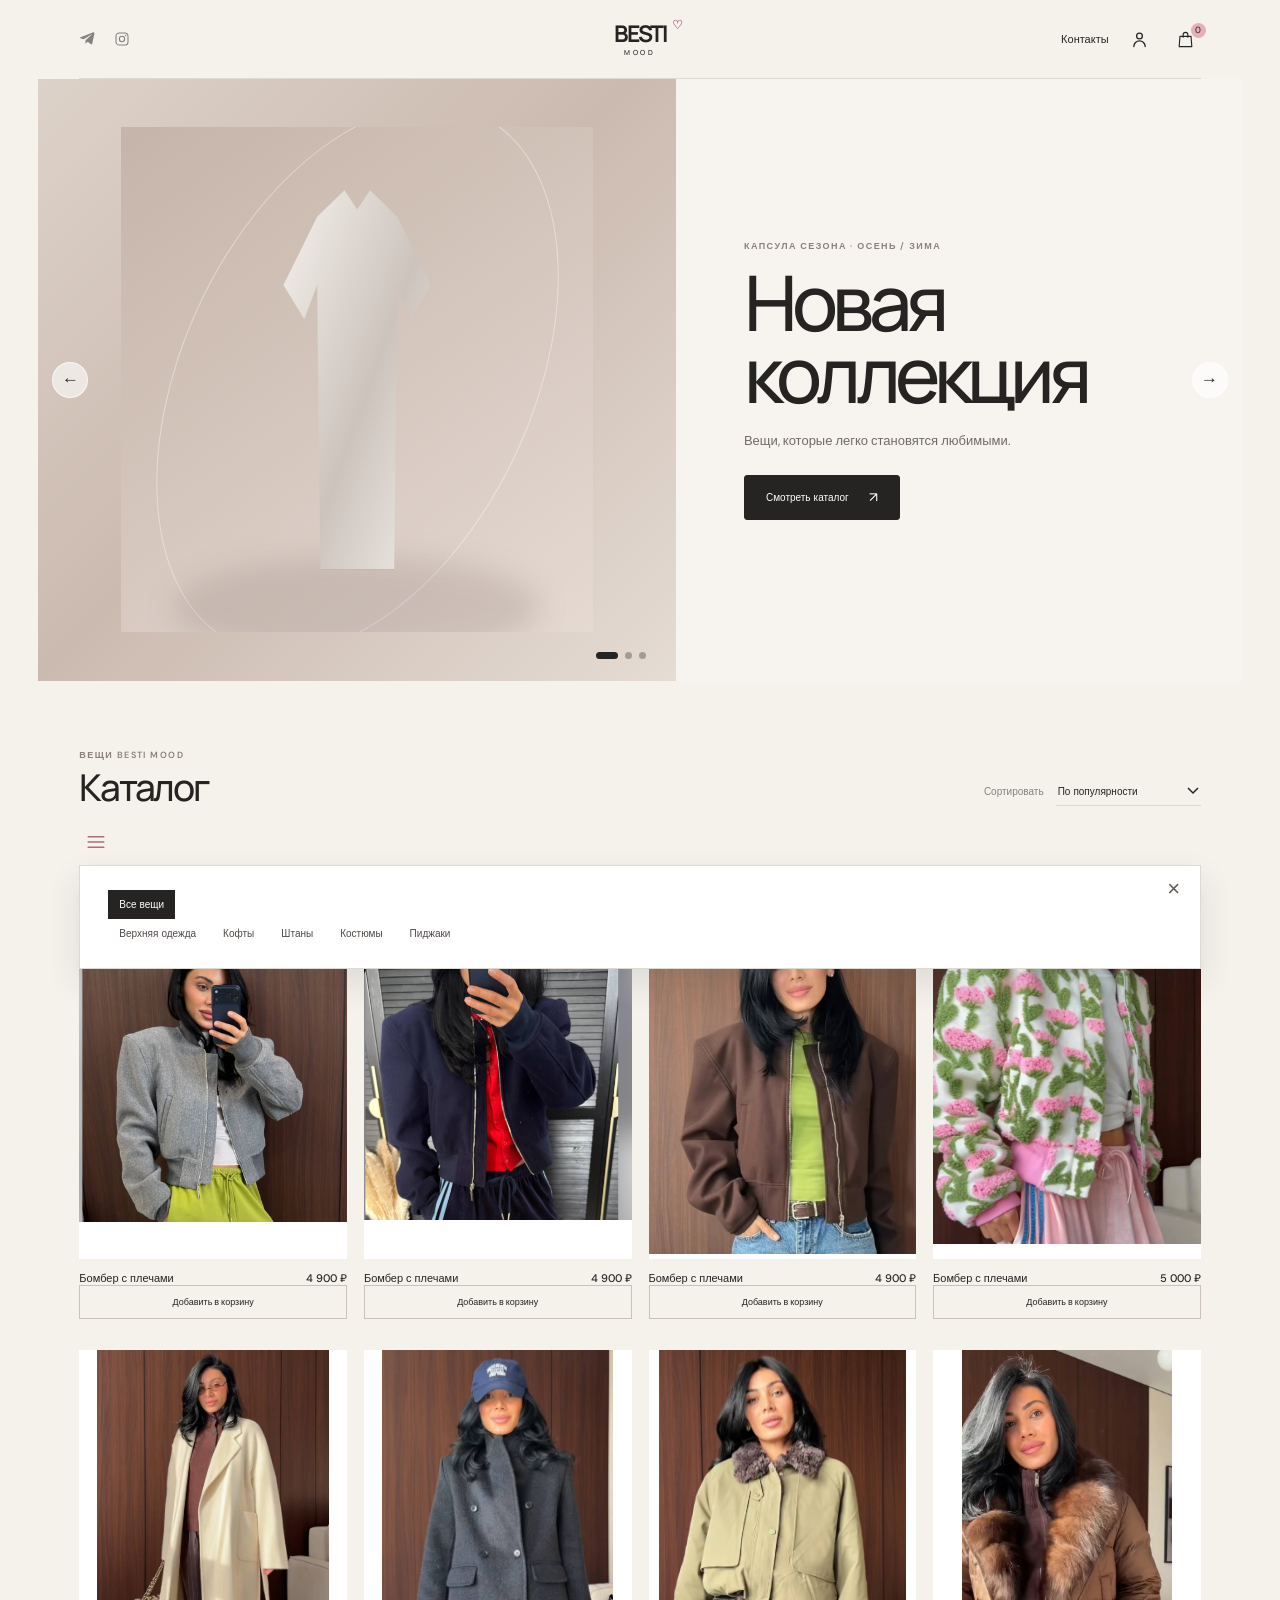
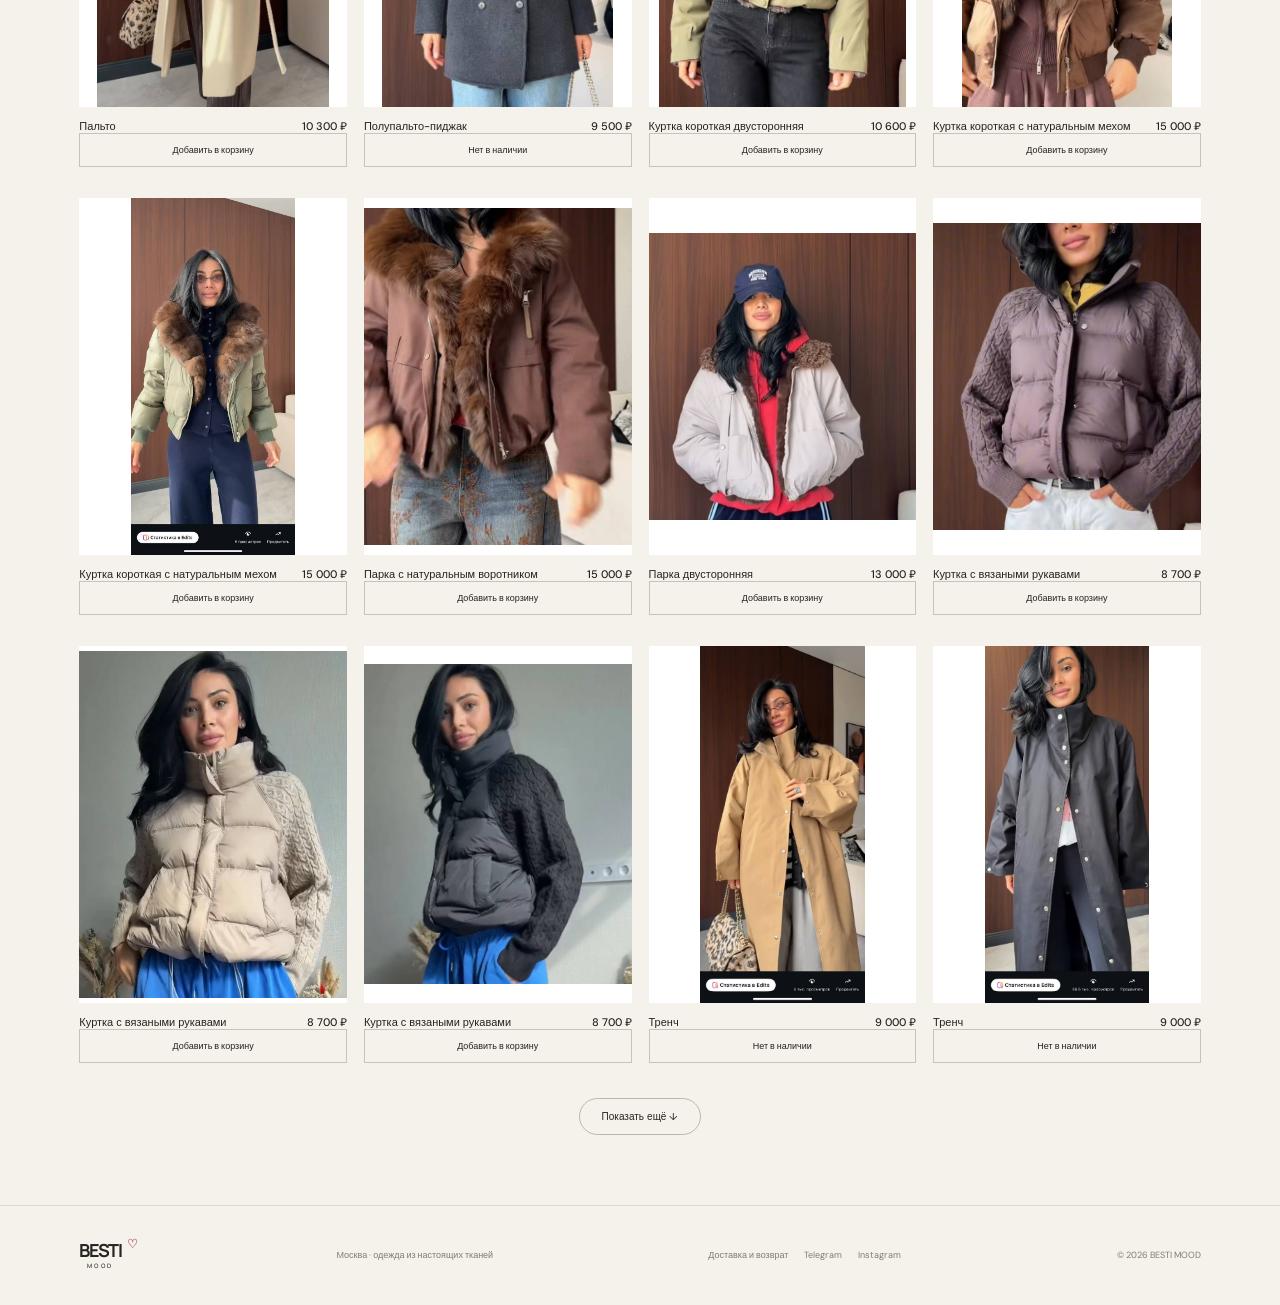
<file: index.html>
<!doctype html>
<html lang="ru">
<head>
  <meta charset="utf-8">
  <meta name="viewport" content="width=device-width, initial-scale=1">
  <meta name="theme-color" content="#f5f2ec">
  <title>BESTI MOOD — каталог одежды</title>
  <link rel="preconnect" href="https://fonts.googleapis.com">
  <link rel="preconnect" href="https://fonts.gstatic.com" crossorigin>
  <link href="https://fonts.googleapis.com/css2?family=DM+Sans:wght@400;500;600;700&family=Manrope:wght@400;500;600;700&display=swap" rel="stylesheet">
  <link rel="stylesheet" href="styles.css">
</head>
<body>
  <header class="site-header">
    <div class="header-top">
      <div class="socials"><a href="https://t.me/bestimood" aria-label="Telegram" target="_blank" rel="noopener"><svg viewBox="0 0 24 24" aria-hidden="true"><path d="M21.5 4.5 18.3 19c-.2 1-1 1.2-1.8.7l-5-3.7-2.4 2.3c-.3.3-.6.6-1.1.6l.4-5.1 9.3-8.4c.4-.4-.1-.6-.6-.3L5.6 12.3.7 10.8c-1.1-.3-1.1-1.1.2-1.6L20 2c.9-.3 1.7.2 1.5 2.5Z"/></svg></a><a href="https://www.instagram.com/bestimood1?vrfl=MXZlN2IycmU4aGYwaQ==" aria-label="Instagram" target="_blank" rel="noopener"><svg viewBox="0 0 24 24" aria-hidden="true"><rect x="3" y="3" width="18" height="18" rx="5"/><circle cx="12" cy="12" r="4"/><circle class="icon-dot" cx="17.5" cy="6.8" r="1"/></svg></a></div>
      <a class="brand" href="#top" aria-label="BESTI MOOD">BESTI<span>MOOD</span><i>♡</i></a>
      <div class="header-utilities"><a href="#contacts">Контакты</a><button class="profile-button" type="button" aria-label="Личный кабинет" aria-controls="account-modal"><svg viewBox="0 0 24 24" aria-hidden="true"><circle cx="12" cy="8" r="3.3"/><path d="M5.5 20a6.5 6.5 0 0 1 13 0"/></svg></button><button class="bag-button" type="button" aria-label="Корзина, товаров: 0" aria-expanded="false" aria-controls="cart-drawer"><svg viewBox="0 0 24 24" aria-hidden="true"><path d="M5 8h14l1 13H4L5 8Z"/><path d="M9 9V6a3 3 0 0 1 6 0v3"/></svg><span class="cart-count">0</span></button></div>
    </div>
  </header>

  <main id="top">
    <section class="hero" aria-label="Подборка BESTI">
      <div class="hero-slide is-active" data-slide="0">
        <div class="hero-photo photo-editorial"><div class="photo-frame"><span class="editorial-shape shape-coat"></span><span class="editorial-shadow"></span></div><span class="photo-label">BESTI MOOD · 01</span></div>
        <div class="hero-copy"><p class="eyebrow">Капсула сезона · осень / зима</p><h1>Новая<br>коллекция</h1><p>Вещи, которые легко становятся любимыми.</p><a class="button button-dark" href="#catalog">Смотреть каталог <span>↗</span></a></div>
      </div>
      <div class="hero-slide" data-slide="1">
        <div class="hero-photo photo-soft"><div class="photo-frame"><span class="editorial-shape shape-sweater"></span><span class="editorial-shadow"></span></div><span class="photo-label">BESTI MOOD · 02</span></div>
        <div class="hero-copy"><p class="eyebrow">Мягкие фактуры</p><h1>Тепло<br>в деталях</h1><p>Трикотаж и верхний слой на каждый день.</p><a class="button button-dark" href="#catalog" data-jump-filter="tops">Выбрать вещи <span>↗</span></a></div>
      </div>
      <div class="hero-slide" data-slide="2">
        <div class="hero-photo photo-sale"><div class="photo-frame"><span class="editorial-shape shape-dress"></span><span class="editorial-shadow"></span></div><span class="photo-label">BESTI MOOD · 03</span></div>
        <div class="hero-copy"><p class="eyebrow">Избранное BESTI</p><h1>Найди<br>свой образ</h1><p>Соберите комплект из вещей новой капсулы.</p><a class="button button-dark" href="#catalog" data-jump-filter="all">Перейти к каталогу <span>↗</span></a></div>
      </div>
      <button class="hero-arrow hero-prev" type="button" aria-label="Предыдущий баннер">←</button>
      <button class="hero-arrow hero-next" type="button" aria-label="Следующий баннер">→</button>
      <div class="hero-pagination" aria-label="Выбрать баннер"><button class="is-active" aria-label="Баннер 1"></button><button aria-label="Баннер 2"></button><button aria-label="Баннер 3"></button></div>
    </section>

    <section class="catalog" id="catalog">
      <div class="catalog-top"><div><p class="eyebrow">Вещи BESTI MOOD</p><h2>Каталог</h2></div><div class="sort-label"><span>Сортировать</span><div class="sort-control"><button class="sort-trigger" type="button" aria-label="Сортировка товаров" aria-expanded="false" aria-controls="sort-menu"><span>По популярности</span><svg viewBox="0 0 12 8" aria-hidden="true"><path d="m1 1 5 5 5-5"/></svg></button><div class="sort-menu" id="sort-menu" hidden><button type="button" data-sort="0" class="is-active">По популярности</button><button type="button" data-sort="1">Сначала дешевле</button><button type="button" data-sort="2">Сначала дороже</button></div></div></div></div>
      <div class="category-controls">
      <button class="category-trigger" type="button" aria-label="Категории" aria-expanded="true" aria-controls="category-panel"><svg viewBox="0 0 20 16" aria-hidden="true"><path d="M1 2h18M1 8h18M1 14h18"/></svg></button>
      <div class="category-panel" id="category-panel" aria-label="Категории товаров">
        <button class="category-close" type="button" aria-label="Закрыть категории">×</button>
        <button class="category-option is-active" data-filter="all">Все вещи</button>
        <div class="category-groups" id="category-groups"></div>
      </div>
      </div>
      <div class="catalog-meta"><span id="result-count">10 моделей</span><span>Осень / зима 2026</span></div>
      <div class="product-grid" id="product-grid"></div>
      <button class="load-more" type="button">Показать ещё <span>↓</span></button>
    </section>
  </main>

  <div class="cart-overlay" hidden></div>
  <aside class="cart-drawer" id="cart-drawer" aria-label="Корзина" aria-hidden="true" hidden>
    <div class="cart-heading"><div><p class="eyebrow">Ваш выбор</p><h2>Корзина <span class="cart-heading-count">0</span></h2></div><button class="cart-close" type="button" aria-label="Закрыть корзину">×</button></div>
    <div class="cart-items" id="cart-items"></div>
    <div class="cart-summary"><div><span>Итого</span><strong id="cart-total">0 ₽</strong></div><div class="checkout-result" id="checkout-result" hidden></div><button class="button button-dark checkout-button" id="checkout-button" type="button" disabled>Оплатить</button><p class="checkout-note" id="checkout-note" hidden>Онлайн-оплата не подключена. После оформления с вами свяжется менеджер.</p></div>
  </aside>

  <div class="product-modal-overlay" hidden></div>
  <section class="product-modal" id="product-modal" role="dialog" aria-modal="true" aria-label="Информация о товаре" aria-hidden="true" hidden>
    <button class="product-modal-close" type="button" aria-label="Закрыть карточку">×</button>
    <div class="product-modal-content" id="product-modal-content"></div>
  </section>

  <div class="account-overlay" hidden></div>
  <section class="account-modal" id="account-modal" role="dialog" aria-modal="true" aria-label="Личный кабинет BESTI MOOD" aria-hidden="true" hidden>
    <header class="account-heading"><div><p class="eyebrow">BESTI MOOD</p><h2 id="account-title">Личный кабинет</h2></div><button class="account-close" type="button" aria-label="Закрыть личный кабинет">×</button></header>
    <div class="auth-view" id="auth-choice">
      <p class="auth-intro">Войдите в аккаунт или создайте новый, чтобы видеть свои заказы и данные.</p>
      <div class="auth-choice-buttons"><button class="button button-dark" type="button" data-auth-action="login">Войти</button><button class="button auth-register" type="button" data-auth-action="register">Зарегистрироваться</button></div>
    </div>
    <div class="auth-view" id="auth-login" hidden>
      <button class="auth-back" type="button" data-auth-action="back">← Назад</button>
      <p class="auth-intro">Введите почту и пароль от аккаунта.</p>
      <form class="account-form auth-form" id="login-form"><label class="account-field-wide">Электронная почта<input name="email" type="email" autocomplete="email" placeholder="name@mail.ru" required></label><label class="account-field-wide">Пароль<input name="password" type="password" autocomplete="current-password" required></label><label class="account-consent account-field-wide"><input type="checkbox" name="rememberMe"><span>Оставаться в аккаунте на этом устройстве</span></label><p class="auth-error account-field-wide" id="login-error" aria-live="polite"></p><button class="button button-dark account-save" type="submit">Войти</button></form>
    </div>
    <div class="auth-view" id="auth-register" hidden>
      <button class="auth-back" type="button" data-auth-action="back">← Назад</button>
      <p class="auth-intro">Заполните данные для создания аккаунта.</p>
      <form class="account-form auth-form" id="register-form">
        <label>Фамилия<input name="lastName" autocomplete="family-name" required></label>
        <label>Имя<input name="firstName" autocomplete="given-name" required></label>
        <label>Электронная почта<input name="email" type="email" autocomplete="email" required></label>
        <label class="account-field-wide">Пароль<input name="password" type="password" autocomplete="new-password" minlength="8" required></label>
        <label>Номер телефона<input name="phone" type="tel" autocomplete="tel" required></label>
        <label class="account-field-wide">Ник в Telegram<input name="telegram" autocomplete="off" placeholder="@username"></label>
        <p class="auth-help account-field-wide">Пароль должен содержать не менее 8 символов. Telegram-ник сохранится в профиле, чтобы менеджер мог связаться с вами.</p>
        <label class="account-consent account-field-wide"><input type="checkbox" name="personalDataConsent" required><span>Согласен(на) на обработку персональных данных</span></label>
        <p class="auth-legal-note account-field-wide">Текст согласия будет добавлен после подготовки документа.</p>
        <label class="account-consent account-field-wide"><input type="checkbox" name="rememberMe"><span>Оставаться в аккаунте на этом устройстве</span></label>
        <p class="auth-error account-field-wide" id="register-error" aria-live="polite"></p>
        <button class="button button-dark account-save" type="submit">Продолжить</button>
      </form>
    </div>
    <div class="auth-view" id="auth-profile-setup" hidden>
      <p class="auth-intro">Аккаунт найден, но профиль ещё не сохранён. Проверьте данные, чтобы продолжить.</p>
      <form class="account-form auth-form" id="profile-setup-form">
        <label>Фамилия<input name="lastName" autocomplete="family-name" required></label>
        <label>Имя<input name="firstName" autocomplete="given-name" required></label>
        <label class="account-field-wide">Номер телефона<input name="phone" type="tel" autocomplete="tel" required></label>
        <label class="account-field-wide">Ник в Telegram<input name="telegram" autocomplete="off" placeholder="@username"></label>
        <label class="account-consent account-field-wide"><input type="checkbox" name="personalDataConsent" required><span>Согласен(на) на обработку персональных данных</span></label>
        <p class="auth-legal-note account-field-wide">Текст согласия будет добавлен после подготовки документа.</p>
        <p class="auth-error account-field-wide" id="profile-setup-error" aria-live="polite"></p>
        <button class="button button-dark account-save" type="submit">Сохранить профиль</button>
      </form>
    </div>
    <div class="auth-view" id="auth-verify" hidden>
      <button class="auth-back" type="button" data-auth-action="back">← Назад</button>
      <p class="auth-intro" id="verify-intro">Введите код подтверждения.</p>
      <form class="account-form auth-form" id="verify-form"><label class="account-field-wide">Код из письма<input name="code" inputmode="numeric" autocomplete="one-time-code" maxlength="8" required></label><p class="auth-help account-field-wide">Если письма нет, проверьте папку «Спам».</p><p class="auth-error account-field-wide" id="verify-error" aria-live="polite"></p><button class="button button-dark account-save" type="submit">Подтвердить</button></form>
    </div>
    <div class="account-content" id="account-content" hidden>
      <nav class="account-tabs" role="tablist" aria-label="Разделы личного кабинета"><button class="account-tab is-active" type="button" role="tab" aria-selected="true" aria-controls="account-orders" data-account-tab="orders">Мои заказы</button><button class="account-tab" type="button" role="tab" aria-selected="false" aria-controls="account-profile" data-account-tab="profile">Личные данные</button></nav>
      <div class="account-panel" id="account-orders" role="tabpanel"><div id="account-orders-content"></div></div>
      <div class="account-panel" id="account-profile" role="tabpanel" hidden><form class="account-form" id="account-form">
        <label>Фамилия<input name="lastName" autocomplete="family-name" required></label><label>Имя<input name="firstName" autocomplete="given-name" required></label>
        <label>Электронная почта<input name="email" type="email" autocomplete="email" readonly required></label><label>Номер телефона<input name="phone" type="tel" autocomplete="tel" required></label>
        <label>Ник в Telegram<input name="telegram" autocomplete="off" placeholder="@username"></label><label>Дата рождения<input name="birthDate" type="date" autocomplete="bday"></label>
        <label class="account-field-wide">Номер покупателя<input name="customerNumber" readonly placeholder="Присвоится при регистрации"></label>
        <label class="account-field-wide">Адрес ПВЗ<input name="pickupPoint" autocomplete="street-address" placeholder="Город, адрес или название пункта выдачи"></label>
        <p class="account-save-note" id="account-save-note" aria-live="polite"></p><button class="button button-dark account-save" type="submit">Сохранить данные</button>
      </form><a class="account-admin-entry" id="account-admin-entry" href="admin.html" hidden>Управление магазином <span aria-hidden="true">↗</span></a><button class="auth-logout" type="button" data-auth-action="logout">Выйти из аккаунта</button></div>
    </div>
  </section>

  <footer id="contacts" class="footer"><a class="brand footer-brand" href="#top">BESTI<span>MOOD</span><i>♡</i></a><span>Москва · одежда из настоящих тканей</span><div><a href="delivery.html">Доставка и возврат</a><a href="https://t.me/bestimood" target="_blank" rel="noopener">Telegram</a><a href="https://www.instagram.com/bestimood1?vrfl=MXZlN2IycmU4aGYwaQ==" target="_blank" rel="noopener">Instagram</a></div><small>© 2026 BESTI MOOD</small></footer>
  <script src="products-data.js"></script>
  <script src="supabase-client.js"></script>
  <script src="script.js?v=20261026-admin-link"></script>
</body>
</html>
</file>
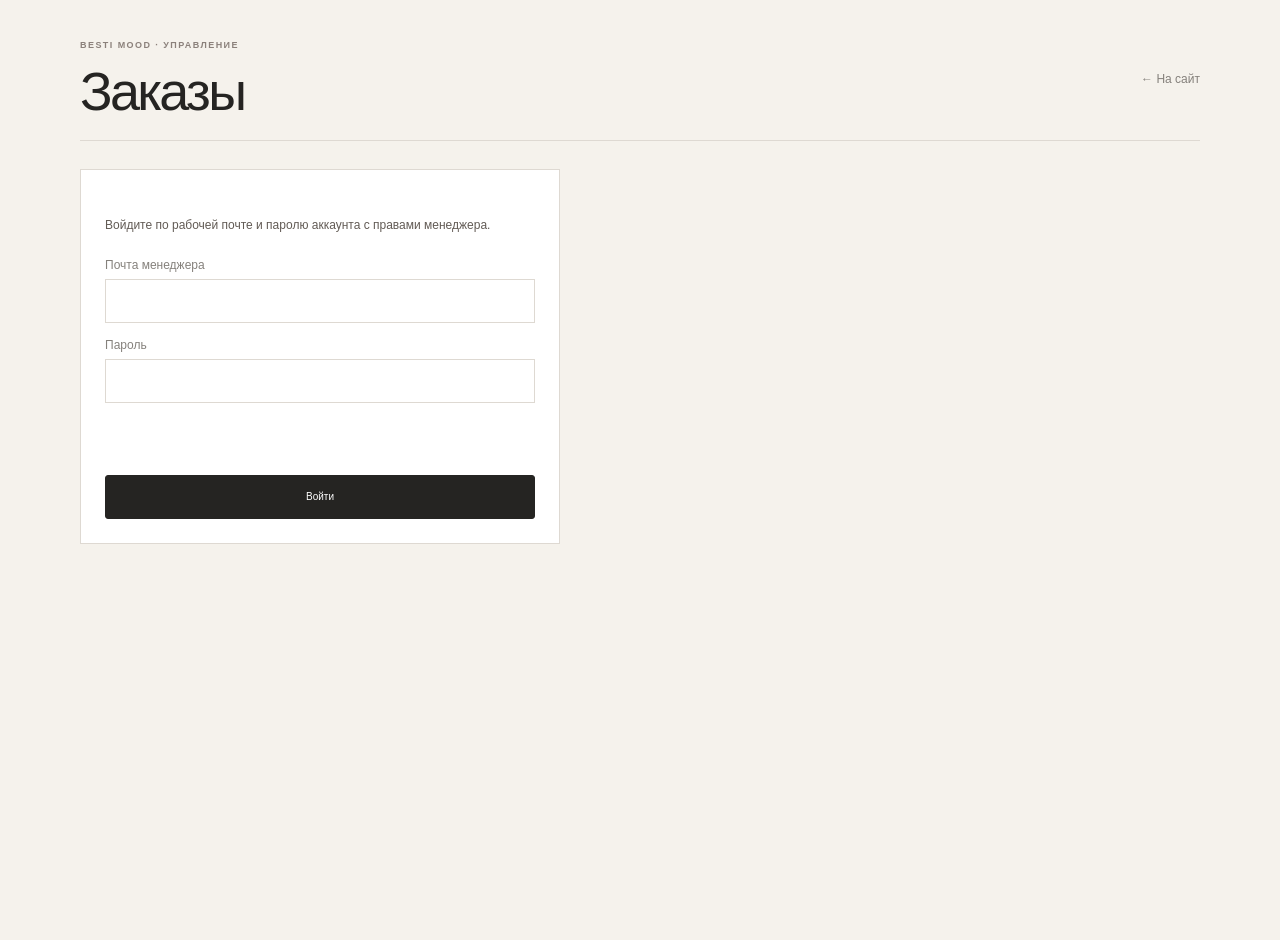
<file: admin.html>
<!doctype html>
<html lang="ru">
<head>
  <meta charset="utf-8">
  <meta name="viewport" content="width=device-width, initial-scale=1">
  <meta name="theme-color" content="#f5f2ec">
  <title>Заказы — BESTI MOOD</title>
  <link rel="stylesheet" href="styles.css">
  <style>
    body{min-height:100vh;background:var(--paper);color:var(--ink)}.admin-wrap{width:min(1120px,calc(100% - 36px));margin:40px auto 80px}.admin-top{display:flex;align-items:center;justify-content:space-between;gap:18px;padding-bottom:22px;border-bottom:1px solid var(--line)}.admin-top h1{margin:0;font:500 clamp(30px,5vw,54px)/1 var(--display);letter-spacing:-.05em}.admin-back{color:var(--muted);font-size:12px;text-decoration:none}.admin-card{margin-top:28px;padding:24px;border:1px solid var(--line);background:#fff}.admin-auth{max-width:480px}.admin-auth form{display:grid;gap:15px}.admin-auth label{display:grid;gap:7px;color:var(--muted);font-size:12px}.admin-auth input,.admin-search{height:44px;padding:0 12px;border:1px solid var(--line);background:#fff;font:inherit}.admin-auth .button{justify-content:center;min-height:44px;cursor:pointer}.admin-error{min-height:18px;color:#9b4d58;font-size:12px}.admin-toolbar{display:flex;align-items:center;gap:12px;margin:24px 0}.admin-toolbar .admin-search{flex:1;min-width:200px}.admin-toolbar button{min-height:42px;padding:0 16px;border:1px solid var(--ink);background:var(--ink);color:#fff;font:inherit;font-size:12px;cursor:pointer}.admin-toolbar .admin-logout{background:transparent;color:var(--ink)}.admin-table-wrap{overflow:auto;border:1px solid var(--line);background:white}.admin-table{width:100%;border-collapse:collapse;min-width:980px;font-size:12px}.admin-table th,.admin-table td{padding:12px 13px;border-bottom:1px solid var(--line);text-align:left;vertical-align:top}.admin-table th{background:#f5f2ec;font-weight:600}.admin-table td{line-height:1.5}.admin-order-num{font-weight:700;white-space:nowrap}.admin-muted{color:var(--muted)}.admin-empty{padding:30px;text-align:center;color:var(--muted)}
    .admin-tabs{display:flex;align-items:center;gap:22px;margin:24px 0 18px;border-bottom:1px solid var(--line)}.admin-tab{padding:0 0 12px;border:0;border-bottom:2px solid transparent;background:transparent;color:var(--muted);font:inherit;cursor:pointer}.admin-tab.is-active{border-color:var(--ink);color:var(--ink)}.admin-tabs .admin-logout{margin-left:auto;padding:8px 12px;border:1px solid var(--line);background:transparent;color:var(--ink)}.product-toolbar{display:flex;gap:12px;margin:0 0 16px}.product-toolbar .admin-search{flex:1;min-width:170px}.product-toolbar button,.product-row button,.product-form-actions button{min-height:40px;padding:0 14px;border:1px solid var(--ink);background:var(--ink);color:white;font:inherit;font-size:12px;cursor:pointer}.product-table{min-width:720px}.product-thumb{width:48px;height:58px;object-fit:cover;background:#eee}.product-edit-form{margin:20px 0;padding:20px;background:#f7f5f1;border:1px solid var(--line)}.product-edit-form[hidden]{display:none}.product-form-grid{display:grid;grid-template-columns:repeat(2,minmax(0,1fr));gap:14px}.product-edit-form label{display:grid;gap:6px;color:var(--muted);font-size:11px}.product-edit-form input,.product-edit-form select,.product-edit-form textarea{width:100%;min-height:40px;padding:9px 10px;border:1px solid var(--line);background:white;color:var(--ink);font:inherit;font-size:12px}.product-edit-form textarea{min-height:90px;resize:vertical}.product-field-wide{grid-column:1/-1}.product-stock-grid{display:grid;grid-template-columns:repeat(5,minmax(64px,1fr));gap:8px;margin-top:7px}.product-checks{display:flex;flex-wrap:wrap;gap:16px}.product-checks label{display:flex;align-items:center;gap:7px}.product-checks input{width:15px;min-height:15px}.product-form-actions{display:flex;justify-content:flex-end;gap:10px;margin-top:16px}.product-form-actions .secondary{background:transparent;color:var(--ink)}.product-form-message{min-height:16px;margin:12px 0 0;color:#9b4d58;font-size:11px}.product-row .archive-product{border-color:#9b4d58;background:white;color:#9b4d58}.product-row .delete-product{border-color:#9b4d58;background:transparent;color:#9b4d58}.product-row .delete-product:hover{background:#9b4d58;color:#fff}.admin-toolbar #admin-export{background:transparent;color:var(--ink)}
    @media(max-width:600px){.admin-wrap{width:calc(100% - 24px);margin-top:22px}.admin-card{padding:16px}.admin-toolbar{flex-wrap:wrap}.admin-toolbar .admin-search{flex-basis:100%}.admin-top h1{font-size:34px}.product-form-grid{grid-template-columns:1fr}.product-stock-grid{grid-template-columns:repeat(3,minmax(64px,1fr))}.product-field-wide{grid-column:auto}.product-toolbar{flex-wrap:wrap}.product-toolbar .admin-search{flex-basis:100%}}
  </style>
</head>
<body>
  <main class="admin-wrap">
    <header class="admin-top"><div><p class="eyebrow">BESTI MOOD · УПРАВЛЕНИЕ</p><h1>Заказы</h1></div><a class="admin-back" href="index.html">← На сайт</a></header>
    <section class="admin-card admin-auth" id="admin-auth">
      <p class="auth-intro">Войдите по рабочей почте и паролю аккаунта с правами менеджера.</p>
      <form id="admin-login-form"><label>Почта менеджера<input type="email" name="email" autocomplete="username" required></label><label>Пароль<input type="password" name="password" autocomplete="current-password" required></label><p class="admin-error" id="admin-auth-error" aria-live="polite"></p><button class="button button-dark" type="submit">Войти</button></form>
    </section>
    <section id="admin-orders" hidden>
      <nav class="admin-tabs" aria-label="Управление магазином"><button class="admin-tab is-active" type="button" data-admin-tab="orders">Заказы</button><button class="admin-tab" type="button" data-admin-tab="products">Товары</button><button class="admin-logout" id="admin-logout" type="button">Выйти</button></nav>
      <div id="orders-view">
      <div class="admin-toolbar"><input class="admin-search" id="admin-search" type="search" placeholder="Номер заказа, имя, телефон или Telegram"><button id="admin-export" type="button">Скачать для Excel</button></div>
      <p class="admin-error" id="admin-list-error" aria-live="polite"></p>
      <div class="admin-table-wrap"><table class="admin-table"><thead><tr><th>Номер / дата</th><th>Покупатель</th><th>Контакты</th><th>Telegram</th><th>Состав заказа</th><th>Сумма</th><th>Статус</th></tr></thead><tbody id="admin-order-rows"></tbody></table><div class="admin-empty" id="admin-empty" hidden>Заказы не найдены</div></div>
      </div>
      <div id="products-view" hidden>
        <div class="product-toolbar"><input class="admin-search" id="product-search" type="search" placeholder="Поиск по артикулу или названию"><button id="product-add" type="button">Добавить товар</button><button id="product-refresh" type="button">Обновить</button></div>
        <p class="admin-error" id="product-list-error" aria-live="polite"></p>
        <form class="product-edit-form" id="product-form" hidden>
          <div class="product-form-grid">
            <label>Артикул (SKU)<input name="sku" required maxlength="40" placeholder="Например, OUT-025"></label>
            <label>Название<input name="name" required maxlength="180"></label>
            <label>Цена, ₽<input name="price" type="number" min="0" step="1"></label>
            <label>Категория<select name="group" required><option value="outerwear">Верхняя одежда</option><option value="tops">Кофты</option><option value="bottoms">Штаны</option><option value="sets">Костюмы</option><option value="jackets">Пиджаки</option></select></label>
            <label>Подкатегория<input name="subcategory" maxlength="100" placeholder="Например, Куртки"></label>
            <label>Тип размеров<select name="sizeMode"><option value="sized">XS–XL</option><option value="one">Единый размер</option></select></label>
            <div class="product-field-wide"><span>Остатки по размерам (штук)</span><div class="product-stock-grid" id="sized-stock-fields"><label>XS<input name="stockXS" type="number" min="0" step="1" value="0"></label><label>S<input name="stockS" type="number" min="0" step="1" value="0"></label><label>M<input name="stockM" type="number" min="0" step="1" value="0"></label><label>L<input name="stockL" type="number" min="0" step="1" value="0"></label><label>XL<input name="stockXL" type="number" min="0" step="1" value="0"></label></div><label id="one-size-field" hidden>Единый размер<input name="oneSizeStock" type="number" min="0" step="1" value="0"></label></div>
            <label>Состав<input name="fabric" maxlength="500" placeholder="Можно оставить пустым"></label>
            <label>Артикул формы<select name="shape"><option value="coat">Верхняя одежда</option><option value="top">Кофта</option><option value="pants">Брюки</option><option value="set">Костюм</option></select></label>
            <label class="product-field-wide">Описание<textarea name="description" maxlength="2000"></textarea></label>
            <label>Метка на карточке<input name="tag" maxlength="30" placeholder="Например, ХИТ"></label>
            <label>Фото товара<input name="photos" type="file" accept="image/jpeg,image/png,image/webp" multiple></label>
            <label class="product-field-wide">Текущие фото (ссылки, по одной на строку)<textarea name="images" placeholder="После загрузки фото ссылки появятся здесь"></textarea></label>
            <div class="product-field-wide product-checks"><label><input name="hit" type="checkbox"> Хит</label><label><input name="newItem" type="checkbox"> Новинка</label><label><input name="sale" type="checkbox"> Распродажа</label><label><input name="isActive" type="checkbox" checked> Показывать в каталоге</label></div>
          </div>
          <p class="product-form-message" id="product-form-message" aria-live="polite"></p>
          <div class="product-form-actions"><button class="secondary" id="product-cancel" type="button">Отмена</button><button type="submit">Сохранить товар</button></div>
        </form>
        <div class="admin-table-wrap"><table class="admin-table product-table"><thead><tr><th>Фото</th><th>Артикул / название</th><th>Цена</th><th>Остатки</th><th>Статус</th><th></th></tr></thead><tbody id="product-rows"></tbody></table><div class="admin-empty" id="product-empty" hidden>Товары не найдены</div></div>
      </div>
    </section>
  </main>
  <script src="supabase-client.js?v=20261026-delete-product"></script>
  <script src="admin.js?v=20261026-delete-product"></script>
</body>
</html>
</file>
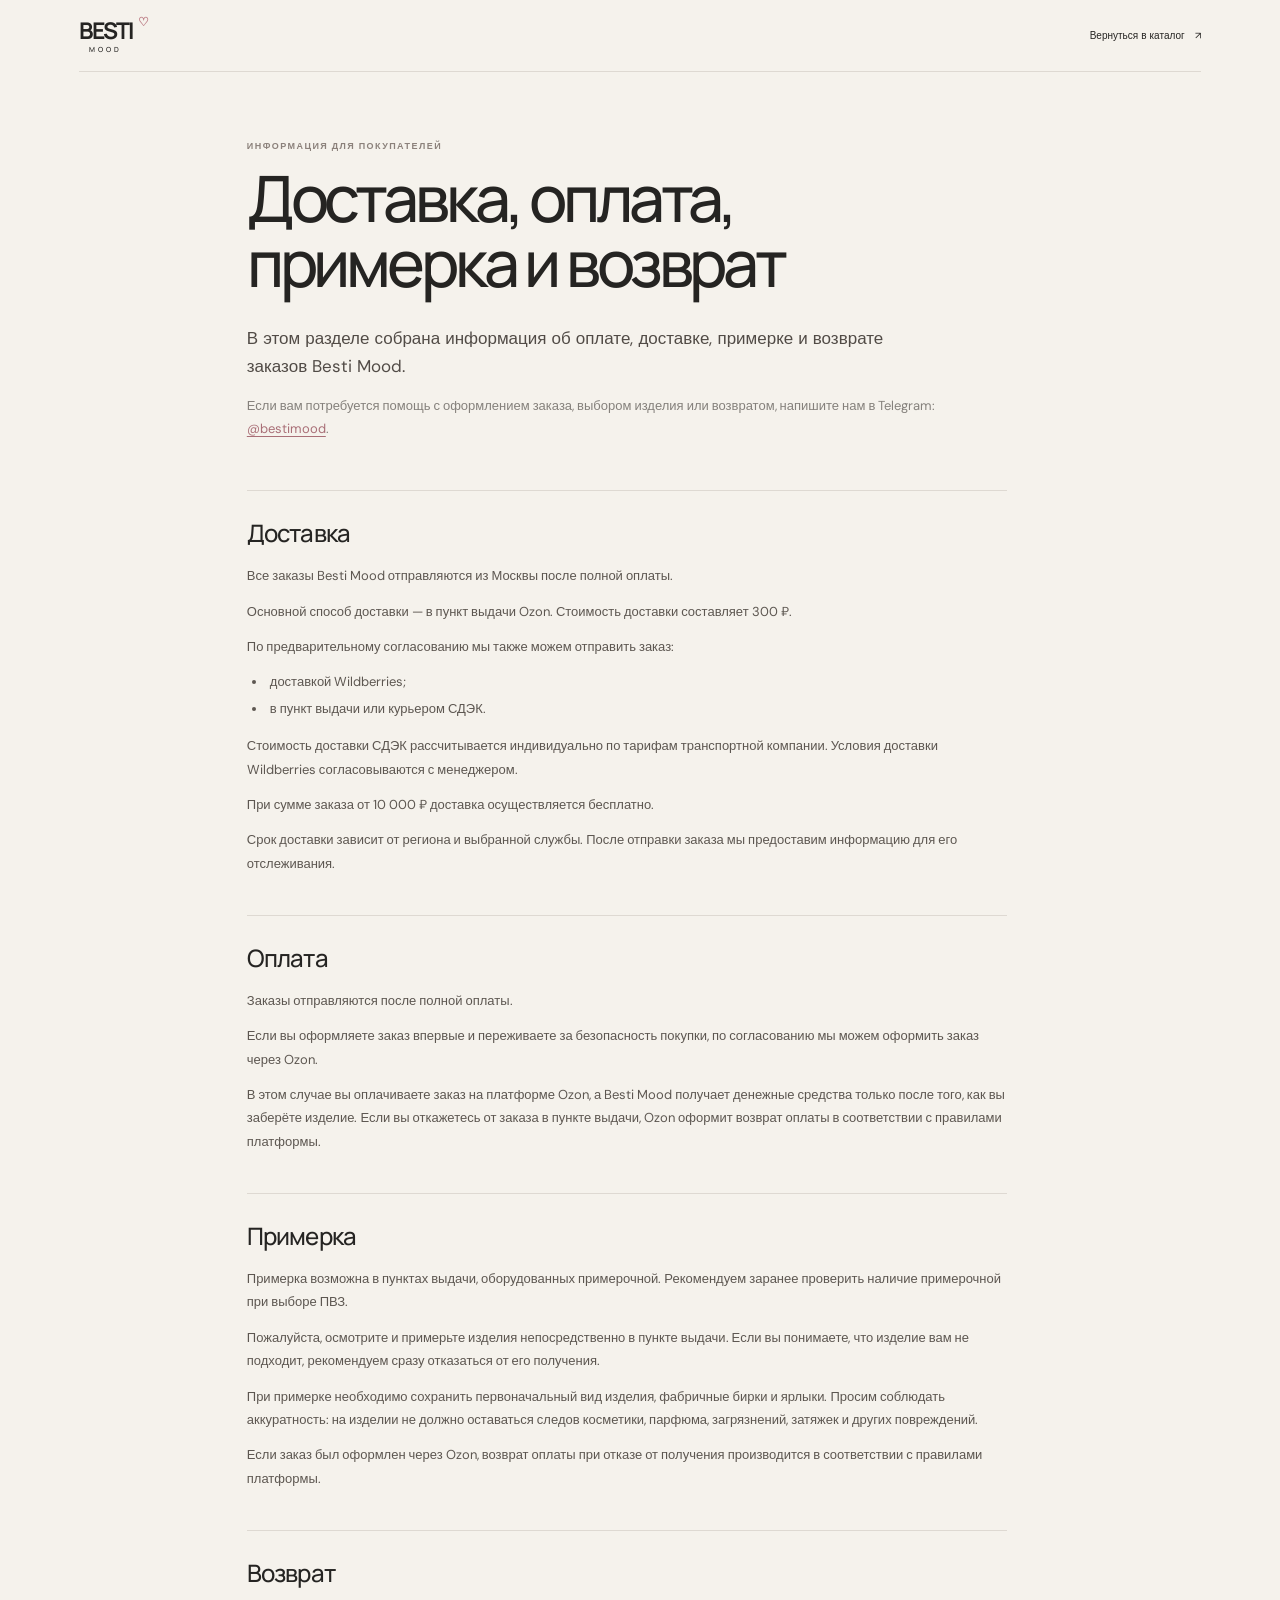
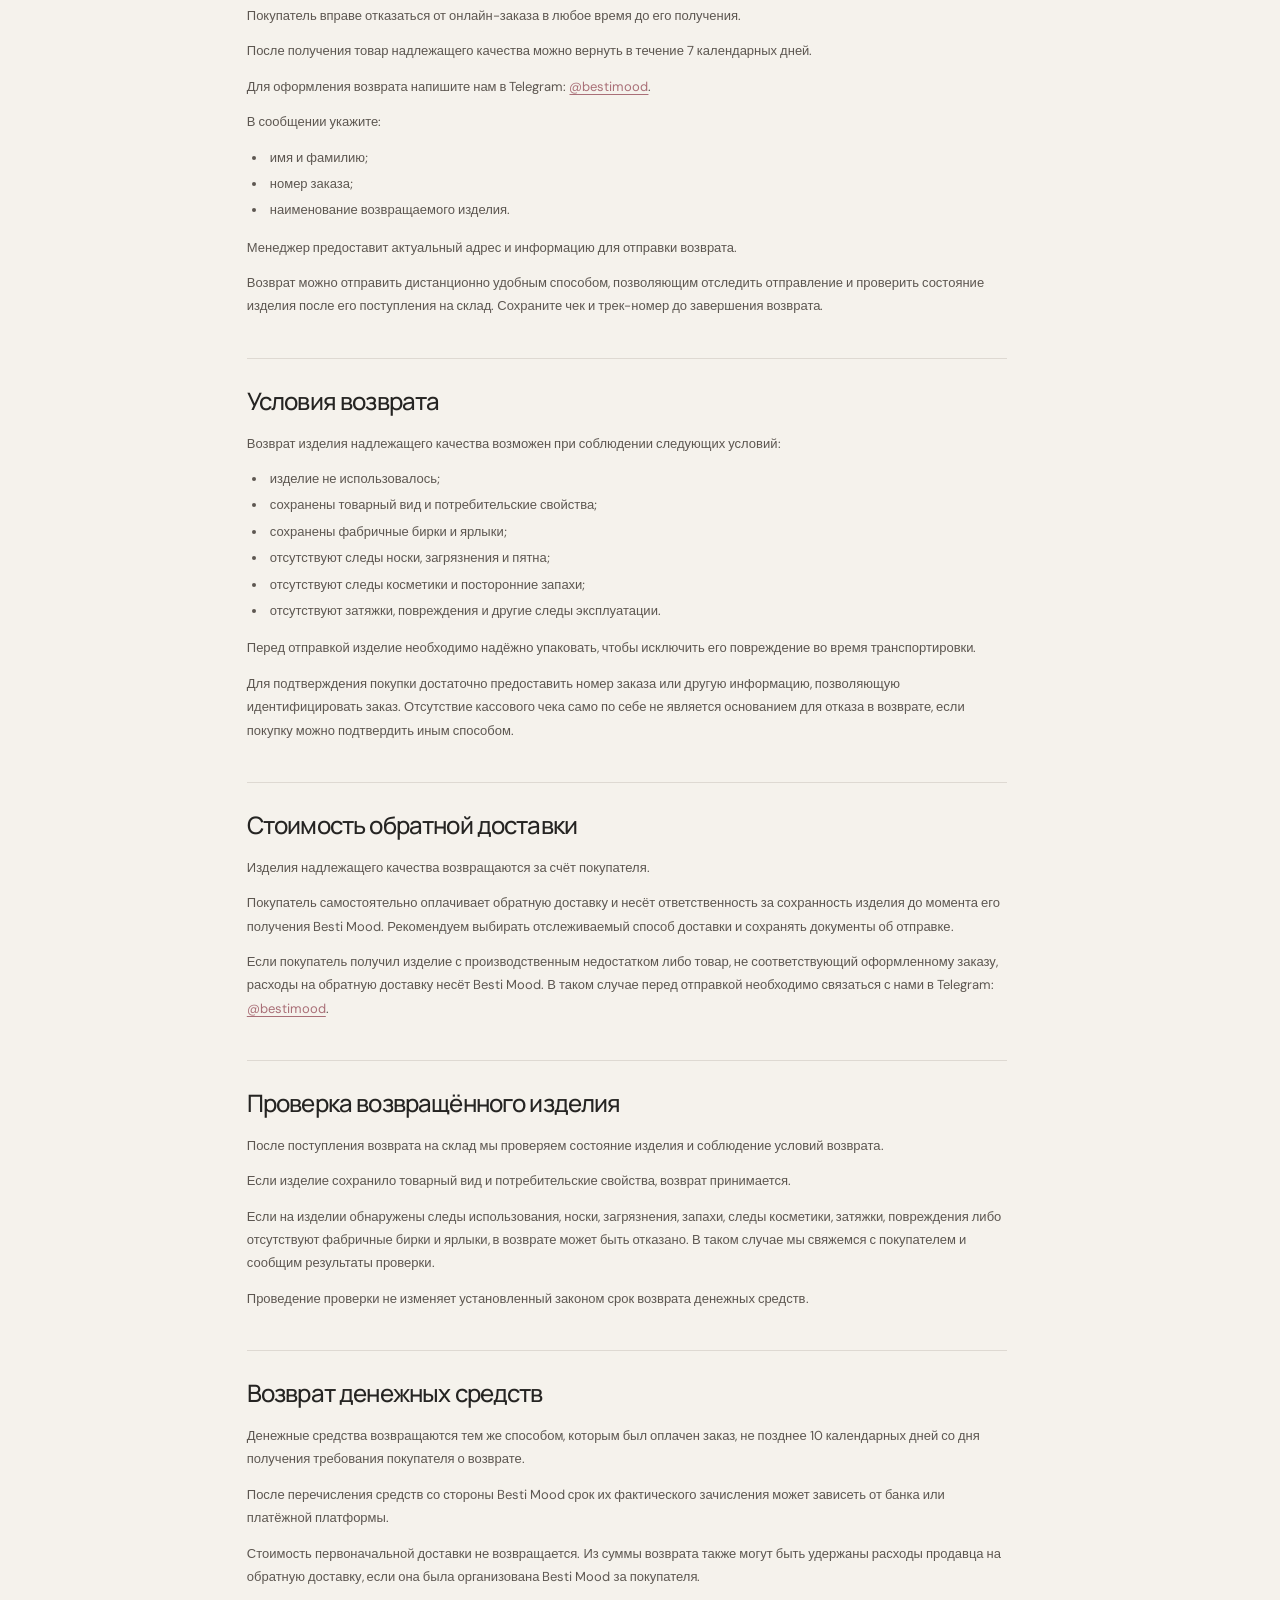
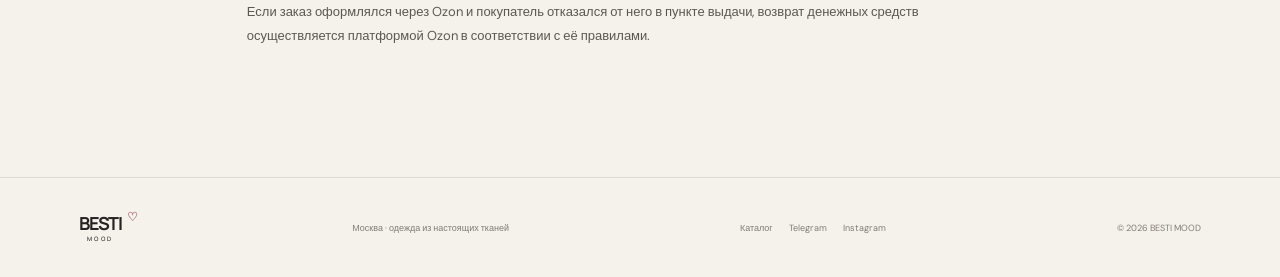
<file: delivery.html>
<!doctype html>
<html lang="ru">
<head>
  <meta charset="utf-8">
  <meta name="viewport" content="width=device-width, initial-scale=1">
  <meta name="theme-color" content="#f5f2ec">
  <title>Доставка, оплата, примерка и возврат — BESTI MOOD</title>
  <link rel="preconnect" href="https://fonts.googleapis.com">
  <link rel="preconnect" href="https://fonts.gstatic.com" crossorigin>
  <link href="https://fonts.googleapis.com/css2?family=DM+Sans:wght@400;500;600;700&family=Manrope:wght@400;500;600;700&display=swap" rel="stylesheet">
  <link rel="stylesheet" href="styles.css">
</head>
<body>
  <header class="site-header info-header">
    <div class="header-top">
      <a class="brand" href="index.html#top" aria-label="BESTI MOOD">BESTI<span>MOOD</span><i>♡</i></a>
      <a class="info-back" href="index.html#catalog">Вернуться в каталог <span>↗</span></a>
    </div>
  </header>
  <main class="info-page">
    <p class="eyebrow">Информация для покупателей</p>
    <h1>Доставка, оплата,<br>примерка и возврат</h1>
    <p class="info-intro">В этом разделе собрана информация об оплате, доставке, примерке и возврате заказов Besti Mood.</p>
    <p class="info-help">Если вам потребуется помощь с оформлением заказа, выбором изделия или возвратом, напишите нам в Telegram: <a href="https://t.me/bestimood" target="_blank" rel="noopener">@bestimood</a>.</p>

    <section class="info-section">
      <h2>Доставка</h2>
      <p>Все заказы Besti Mood отправляются из Москвы после полной оплаты.</p>
      <p>Основной способ доставки — в пункт выдачи Ozon. Стоимость доставки составляет 300 ₽.</p>
      <p>По предварительному согласованию мы также можем отправить заказ:</p>
      <ul><li>доставкой Wildberries;</li><li>в пункт выдачи или курьером СДЭК.</li></ul>
      <p>Стоимость доставки СДЭК рассчитывается индивидуально по тарифам транспортной компании. Условия доставки Wildberries согласовываются с менеджером.</p>
      <p>При сумме заказа от 10 000 ₽ доставка осуществляется бесплатно.</p>
      <p>Срок доставки зависит от региона и выбранной службы. После отправки заказа мы предоставим информацию для его отслеживания.</p>
    </section>

    <section class="info-section">
      <h2>Оплата</h2>
      <p>Заказы отправляются после полной оплаты.</p>
      <p>Если вы оформляете заказ впервые и переживаете за безопасность покупки, по согласованию мы можем оформить заказ через Ozon.</p>
      <p>В этом случае вы оплачиваете заказ на платформе Ozon, а Besti Mood получает денежные средства только после того, как вы заберёте изделие. Если вы откажетесь от заказа в пункте выдачи, Ozon оформит возврат оплаты в соответствии с правилами платформы.</p>
    </section>

    <section class="info-section">
      <h2>Примерка</h2>
      <p>Примерка возможна в пунктах выдачи, оборудованных примерочной. Рекомендуем заранее проверить наличие примерочной при выборе ПВЗ.</p>
      <p>Пожалуйста, осмотрите и примерьте изделия непосредственно в пункте выдачи. Если вы понимаете, что изделие вам не подходит, рекомендуем сразу отказаться от его получения.</p>
      <p>При примерке необходимо сохранить первоначальный вид изделия, фабричные бирки и ярлыки. Просим соблюдать аккуратность: на изделии не должно оставаться следов косметики, парфюма, загрязнений, затяжек и других повреждений.</p>
      <p>Если заказ был оформлен через Ozon, возврат оплаты при отказе от получения производится в соответствии с правилами платформы.</p>
    </section>

    <section class="info-section">
      <h2>Возврат</h2>
      <p>Покупатель вправе отказаться от онлайн-заказа в любое время до его получения.</p>
      <p>После получения товар надлежащего качества можно вернуть в течение 7 календарных дней.</p>
      <p>Для оформления возврата напишите нам в Telegram: <a href="https://t.me/bestimood" target="_blank" rel="noopener">@bestimood</a>.</p>
      <p>В сообщении укажите:</p>
      <ul><li>имя и фамилию;</li><li>номер заказа;</li><li>наименование возвращаемого изделия.</li></ul>
      <p>Менеджер предоставит актуальный адрес и информацию для отправки возврата.</p>
      <p>Возврат можно отправить дистанционно удобным способом, позволяющим отследить отправление и проверить состояние изделия после его поступления на склад. Сохраните чек и трек-номер до завершения возврата.</p>
    </section>

    <section class="info-section">
      <h2>Условия возврата</h2>
      <p>Возврат изделия надлежащего качества возможен при соблюдении следующих условий:</p>
      <ul>
        <li>изделие не использовалось;</li>
        <li>сохранены товарный вид и потребительские свойства;</li>
        <li>сохранены фабричные бирки и ярлыки;</li>
        <li>отсутствуют следы носки, загрязнения и пятна;</li>
        <li>отсутствуют следы косметики и посторонние запахи;</li>
        <li>отсутствуют затяжки, повреждения и другие следы эксплуатации.</li>
      </ul>
      <p>Перед отправкой изделие необходимо надёжно упаковать, чтобы исключить его повреждение во время транспортировки.</p>
      <p>Для подтверждения покупки достаточно предоставить номер заказа или другую информацию, позволяющую идентифицировать заказ. Отсутствие кассового чека само по себе не является основанием для отказа в возврате, если покупку можно подтвердить иным способом.</p>
    </section>

    <section class="info-section">
      <h2>Стоимость обратной доставки</h2>
      <p>Изделия надлежащего качества возвращаются за счёт покупателя.</p>
      <p>Покупатель самостоятельно оплачивает обратную доставку и несёт ответственность за сохранность изделия до момента его получения Besti Mood. Рекомендуем выбирать отслеживаемый способ доставки и сохранять документы об отправке.</p>
      <p>Если покупатель получил изделие с производственным недостатком либо товар, не соответствующий оформленному заказу, расходы на обратную доставку несёт Besti Mood. В таком случае перед отправкой необходимо связаться с нами в Telegram: <a href="https://t.me/bestimood" target="_blank" rel="noopener">@bestimood</a>.</p>
    </section>

    <section class="info-section">
      <h2>Проверка возвращённого изделия</h2>
      <p>После поступления возврата на склад мы проверяем состояние изделия и соблюдение условий возврата.</p>
      <p>Если изделие сохранило товарный вид и потребительские свойства, возврат принимается.</p>
      <p>Если на изделии обнаружены следы использования, носки, загрязнения, запахи, следы косметики, затяжки, повреждения либо отсутствуют фабричные бирки и ярлыки, в возврате может быть отказано. В таком случае мы свяжемся с покупателем и сообщим результаты проверки.</p>
      <p>Проведение проверки не изменяет установленный законом срок возврата денежных средств.</p>
    </section>

    <section class="info-section">
      <h2>Возврат денежных средств</h2>
      <p>Денежные средства возвращаются тем же способом, которым был оплачен заказ, не позднее 10 календарных дней со дня получения требования покупателя о возврате.</p>
      <p>После перечисления средств со стороны Besti Mood срок их фактического зачисления может зависеть от банка или платёжной платформы.</p>
      <p>Стоимость первоначальной доставки не возвращается. Из суммы возврата также могут быть удержаны расходы продавца на обратную доставку, если она была организована Besti Mood за покупателя.</p>
      <p>Если заказ оформлялся через Ozon и покупатель отказался от него в пункте выдачи, возврат денежных средств осуществляется платформой Ozon в соответствии с её правилами.</p>
    </section>
  </main>
  <footer class="footer">
    <a class="brand footer-brand" href="index.html#top">BESTI<span>MOOD</span><i>♡</i></a>
    <span>Москва · одежда из настоящих тканей</span>
    <div><a href="index.html#catalog">Каталог</a><a href="https://t.me/bestimood" target="_blank" rel="noopener">Telegram</a><a href="https://www.instagram.com/bestimood1?vrfl=MXZlN2IycmU4aGYwaQ==" target="_blank" rel="noopener">Instagram</a></div>
    <small>© 2026 BESTI MOOD</small>
  </footer>
</body>
</html>
</file>
<file: styles.css>
:root{--paper:#f5f2ec;--white:#fff;--ink:#252422;--muted:#85817c;--line:#ded9d2;--pink:#e7afb5;--rose:#d8beb8;--taupe:#b8aa9a;--sans:'DM Sans',Arial,sans-serif;--display:'Manrope',Arial,sans-serif}
*{box-sizing:border-box}html{scroll-behavior:smooth}body{margin:0;background:var(--paper);color:var(--ink);font-family:var(--sans);font-size:14px}.announcement{height:27px;display:flex;align-items:center;justify-content:center;gap:10px;background:var(--ink);color:#fff;font-size:9px;letter-spacing:.15em}.announcement span{color:var(--pink)}
.site-header{position:relative;z-index:5;padding:0 6.2%;background:var(--paper)}.header-top{height:79px;display:grid;grid-template-columns:1fr 1fr 1fr;align-items:center;border-bottom:1px solid var(--line)}.socials,.header-utilities{display:flex;align-items:center;gap:17px}.socials a{color:var(--muted);font-size:10px;text-decoration:none;letter-spacing:.06em}.brand{justify-self:center;position:relative;color:var(--ink);font-family:var(--display);font-weight:700;font-size:23px;letter-spacing:-.09em;text-decoration:none;line-height:1}.brand span{display:block;margin-top:4px;font-size:7px;font-weight:500;letter-spacing:.42em;text-align:center}.brand i{position:absolute;right:-15px;top:-3px;color:#bd7f87;font-size:12px;font-style:normal}.header-utilities{justify-content:flex-end}.header-utilities>a,.bag-button{border:0;background:none;color:var(--ink);font:inherit;font-size:11px;text-decoration:none;cursor:pointer}.cart-count{display:inline-grid;place-items:center;width:19px;height:19px;margin-left:4px;border-radius:50%;background:var(--pink);font-size:10px}.menu-button{display:none;border:0;background:none;font-size:19px}.main-nav{height:48px;display:flex;align-items:center;justify-content:center;gap:36px}.main-nav a{color:var(--ink);font-size:11px;text-decoration:none;transition:color .2s}.main-nav a:hover,.main-nav .sale-link{color:#aa6670}
.hero{height:clamp(430px,47vw,610px);position:relative;margin:0 3%;overflow:hidden;background:#e7e1dc}.hero-slide{position:absolute;inset:0;display:grid;grid-template-columns:1.06fr .94fr;opacity:0;pointer-events:none;transform:translateX(2%);transition:opacity .55s ease,transform .55s ease}.hero-slide.is-active{opacity:1;pointer-events:auto;transform:translateX(0)}.hero-photo{position:relative;display:grid;place-items:center;overflow:hidden}.photo-editorial{background:linear-gradient(135deg,#ddd2c9 0%,#cbbab0 48%,#e5dcd4 100%)}.photo-soft{background:linear-gradient(145deg,#e7d9d4,#cdb3b1 60%,#e9ddd5)}.photo-sale{background:linear-gradient(135deg,#d6d2cd,#b9aaa0 52%,#e3dbd4)}.photo-frame{position:absolute;inset:8% 13%;overflow:hidden;background:linear-gradient(145deg,#c5b4a9,#e5d9d2);display:grid;place-items:center}.photo-frame:before{content:'';position:absolute;width:74%;height:115%;border:1px solid #ffffff65;border-radius:50%;transform:rotate(25deg)}.editorial-shadow{position:absolute;bottom:-5%;width:78%;height:20%;border-radius:50%;background:#64544d2b;filter:blur(14px)}.editorial-shape{z-index:1;display:block;width:34%;height:75%;background:linear-gradient(110deg,#f6f3ee,#ccc3bc 55%,#f2eee9);filter:drop-shadow(12px 14px 13px #41352d30)}.shape-coat{clip-path:polygon(25% 7%,42% 0,50% 5%,58% 0,75% 7%,96% 25%,83% 34%,75% 25%,73% 100%,27% 100%,25% 25%,17% 34%,4% 25%)}.shape-sweater{height:63%;width:39%;background:linear-gradient(110deg,#f3eee9,#bcb4ae 54%,#ede5df);clip-path:polygon(20% 8%,40% 0,50% 5%,60% 0,80% 8%,100% 25%,85% 35%,77% 27%,76% 100%,24% 100%,23% 27%,15% 35%,0 25%)}.shape-dress{height:82%;width:38%;background:linear-gradient(100deg,#f2e9e2,#c4b6af 55%,#eee4dd);clip-path:polygon(27% 6%,50% 0,73% 6%,79% 21%,72% 27%,82% 100%,18% 100%,28% 27%,21% 21%)}.photo-label{position:absolute;left:18px;bottom:15px;font-size:8px;letter-spacing:.16em;color:#fff;mix-blend-mode:multiply}.hero-copy{display:flex;flex-direction:column;align-items:flex-start;justify-content:center;padding:8% 12%;background:#f7f4ef}.eyebrow{margin:0 0 14px;color:#8b817b;font-size:9px;font-weight:600;letter-spacing:.16em;text-transform:uppercase}.hero-copy h1{margin:0;color:var(--ink);font:500 clamp(48px,6vw,82px)/.94 var(--display);letter-spacing:-.075em}.hero-copy>p:not(.eyebrow){max-width:290px;margin:20px 0 22px;color:#716a65;font-size:13px;line-height:1.7}.button{min-height:45px;padding:0 21px;display:inline-flex;align-items:center;gap:20px;border:1px solid var(--ink);border-radius:3px;text-decoration:none;font-size:10px;transition:.2s}.button-dark{background:var(--ink);color:white}.button-dark:hover{background:#a96f77;border-color:#a96f77}.button span{font-size:14px}.hero-arrow{position:absolute;top:50%;z-index:2;width:36px;height:36px;display:grid;place-items:center;border:1px solid #ffffffaa;border-radius:50%;background:#fff9;color:var(--ink);font-size:17px;cursor:pointer;transform:translateY(-50%)}.hero-prev{left:14px}.hero-next{right:14px}.hero-pagination{position:absolute;z-index:2;right:calc(47% + 30px);bottom:22px;display:flex;gap:7px}.hero-pagination button{width:7px;height:7px;padding:0;border:0;border-radius:50%;background:#25242255;cursor:pointer}.hero-pagination button.is-active{width:22px;border-radius:10px;background:#252422}
.catalog{padding:68px 6.2% 70px}.catalog-top{display:flex;align-items:end;justify-content:space-between}.catalog-top .eyebrow{margin-bottom:8px}.catalog-top h2{margin:0;font:500 37px/1 var(--display);letter-spacing:-.06em}.sort-label{display:flex;align-items:center;gap:12px;color:var(--muted);font-size:10px}.sort-label select{border:0;border-bottom:1px solid var(--line);padding:7px 18px 7px 2px;background:transparent;color:var(--ink);font:inherit;outline:none}.category-bar{margin-top:25px;padding:13px 0;display:flex;align-items:center;gap:9px;border-block:1px solid var(--line)}.category-button{min-height:34px;padding:0 15px;border:1px solid transparent;border-radius:22px;background:transparent;color:#635e59;font:inherit;font-size:10px;white-space:nowrap;cursor:pointer;transition:.2s}.category-button:hover,.category-button.is-active{border-color:var(--ink);background:var(--ink);color:#fff}.category-menu{position:relative}.chevron{margin-left:5px;font-size:14px}.submenu{position:absolute;left:0;top:calc(100% + 5px);z-index:4;min-width:160px;padding:7px;background:#fff;box-shadow:0 10px 25px #2524221a;opacity:0;visibility:hidden;transform:translateY(5px);transition:.18s}.category-menu:hover .submenu,.category-menu:focus-within .submenu,.category-menu.is-open .submenu{opacity:1;visibility:visible;transform:translateY(0)}.submenu button{width:100%;padding:10px;border:0;background:white;color:var(--ink);text-align:left;font:inherit;font-size:10px;cursor:pointer}.submenu button:hover{background:#f5f2ec}.sale-dot{display:inline-block;width:6px;height:6px;margin-left:3px;border-radius:50%;background:#bd7f87;vertical-align:1px}.catalog-meta{display:flex;justify-content:space-between;padding:17px 0;color:#8b817b;font-size:9px;letter-spacing:.05em}.product-grid{display:grid;grid-template-columns:repeat(4,minmax(0,1fr));gap:31px 17px}.product-card{min-width:0;animation:reveal .28s ease both}.product-visual{height:auto;aspect-ratio:3/4;position:relative;display:grid;place-items:center;overflow:hidden;background:#e8e5e1}.product-visual.tone-1{background:#e5ddd7}.product-visual.tone-2{background:#e9e7e4}.product-visual.tone-3{background:#dedbd7}.product-visual.tone-4{background:#eeeae6}.product-visual:before{content:'';position:absolute;width:78%;height:90%;border:1px solid #ffffff80;border-radius:50%;transform:rotate(-18deg)}.product-visual .garment{position:relative;z-index:1;width:35%;height:64%;background:linear-gradient(105deg,#f7f4ef,#bdb6b0 55%,#f0eae5);filter:drop-shadow(8px 10px 7px #40362f25)}.garment.knit{height:56%;width:42%;clip-path:polygon(20% 8%,40% 0,50% 5%,60% 0,80% 8%,100% 25%,85% 35%,77% 27%,76% 100%,24% 100%,23% 27%,15% 35%,0 25%)}.garment.shirt{height:62%;width:40%;clip-path:polygon(20% 8%,40% 0,50% 5%,60% 0,80% 8%,100% 25%,85% 35%,77% 27%,76% 100%,24% 100%,23% 27%,15% 35%,0 25%)}.garment.pants{height:66%;width:43%;clip-path:polygon(12% 0,88% 0,78% 45%,61% 45%,59% 100%,42% 100%,40% 48%,35% 100%,18% 100%)}.garment.shorts{height:49%;width:45%;clip-path:polygon(10% 0,90% 0,85% 100%,55% 100%,50% 55%,45% 100%,15% 100%)}.garment.skirt{height:62%;width:44%;clip-path:polygon(24% 0,76% 0,91% 100%,9% 100%)}.garment.coat{height:72%;width:42%;clip-path:polygon(23% 7%,42% 0,50% 5%,58% 0,77% 7%,96% 25%,83% 34%,75% 25%,73% 100%,27% 100%,25% 25%,17% 34%,4% 25%)}.garment.dress{height:74%;width:42%;clip-path:polygon(27% 6%,50% 0,73% 6%,79% 21%,72% 27%,82% 100%,18% 100%,28% 27%,21% 21%)}.product-tag{position:absolute;top:12px;left:12px;padding:5px 7px;background:#fff;color:#68615c;font-size:8px;letter-spacing:.1em}.favorite{position:absolute;right:12px;top:10px;border:0;background:transparent;color:#4c4540;font-size:20px;cursor:pointer}.product-info{display:flex;align-items:baseline;justify-content:space-between;gap:8px;margin-top:12px}.product-info h3,.product-info strong{margin:0;font-size:11px;font-weight:500}.product-info strong{white-space:nowrap}.product-fabric{margin:6px 0 0;color:#89817b;font-size:9px}.add-button{width:100%;height:34px;margin-top:11px;border:1px solid #c9c1ba;background:transparent;color:var(--ink);font:inherit;font-size:9px;cursor:pointer;transition:.2s}.add-button:hover{border-color:var(--ink);background:var(--ink);color:white}.empty-state{grid-column:1/-1;padding:70px 15px;text-align:center;color:var(--muted);font-size:13px}.load-more{display:block;margin:35px auto 0;padding:11px 22px;border:1px solid #bdb5ae;border-radius:25px;background:transparent;color:var(--ink);font:inherit;font-size:10px;cursor:pointer}.load-more:hover{border-color:var(--ink)}.footer{min-height:100px;padding:24px 6.2%;display:flex;align-items:center;justify-content:space-between;gap:20px;border-top:1px solid var(--line)}.footer-brand{justify-self:auto;font-size:18px}.footer-brand span{font-size:6px}.footer>span,.footer small,.footer>div a{color:#827a74;font-size:9px;text-decoration:none}.footer>div{display:flex;gap:16px}@keyframes reveal{from{opacity:0;transform:translateY(7px)}to{opacity:1;transform:translateY(0)}}
@media(max-width:850px){.site-header{padding:0 4%}.hero{margin:0 2%;height:440px}.hero-copy{padding:7%}.catalog{padding-inline:4%}.product-grid{grid-template-columns:repeat(3,minmax(0,1fr))}.category-bar{overflow-x:auto}.category-button{padding-inline:12px}.hero-pagination{right:calc(47% + 20px)}}
@media(max-width:600px){.announcement{height:25px;font-size:8px}.site-header{padding:0 5%}.header-top{height:65px;grid-template-columns:1fr 1fr 1fr}.socials{gap:9px}.header-utilities>a{display:none}.menu-button{display:block}.brand{font-size:20px}.main-nav{height:43px;gap:25px}.hero{height:620px;margin:0 3%}.hero-slide{grid-template-columns:1fr;grid-template-rows:1.12fr .88fr}.hero-photo{min-height:0}.photo-frame{inset:7% 18%}.editorial-shape{height:78%;width:31%}.hero-copy{padding:23px 8% 45px;justify-content:flex-start}.hero-copy h1{font-size:48px}.hero-copy>p:not(.eyebrow){margin:12px 0}.hero-arrow{top:43%;width:31px;height:31px}.hero-prev{left:10px}.hero-next{right:10px}.hero-pagination{right:50%;bottom:13px;transform:translateX(50%)}.catalog{padding:48px 5% 55px}.catalog-top h2{font-size:31px}.sort-label{gap:5px;font-size:9px}.sort-label select{max-width:125px;padding-right:8px}.category-bar{margin-top:20px;gap:5px}.category-button{min-height:31px;padding-inline:11px;font-size:9px}.submenu{position:fixed;top:auto;left:5%;right:5%;min-width:0}.catalog-meta{font-size:8px}.product-grid{grid-template-columns:repeat(2,minmax(0,1fr));gap:25px 11px}.product-info{align-items:flex-start;flex-direction:column;gap:4px}.product-info h3,.product-info strong{font-size:10px}.product-fabric{font-size:8px}.product-visual .garment{width:42%}.footer{padding:22px 5%;flex-wrap:wrap}.footer>span{order:3;width:100%}.footer>div{gap:9px}.footer>div a{font-size:8px!important}}

.category-controls{margin-top:21px}.category-trigger{min-height:34px;padding:0 13px;display:inline-flex;align-items:center;gap:10px;border:1px solid var(--line);border-radius:22px;background:transparent;color:var(--ink);font:inherit;font-size:10px;cursor:pointer}.category-trigger:hover,.category-trigger[aria-expanded="true"]{border-color:var(--ink);background:var(--ink);color:#fff}.category-trigger svg{width:15px;height:12px;fill:none;stroke:currentColor;stroke-width:1.5;stroke-linecap:round}.category-bar{margin-top:12px}.category-bar[hidden]{display:none}

.catalog{position:relative}.category-controls{position:static;margin-bottom:0}.category-trigger{min-height:30px;padding:0;border:0;border-radius:0;background:transparent;color:var(--ink);font-size:10px;text-decoration:underline;text-underline-offset:4px}.category-trigger:hover,.category-trigger[aria-expanded="true"]{border:0;background:transparent;color:#a96f77}.category-trigger>span{font-size:14px;text-decoration:none}.category-panel{position:absolute;top:184px;left:6.2%;right:6.2%;z-index:8;padding:24px 28px 20px;border:1px solid var(--line);background:#fff;box-shadow:0 14px 35px #2524221c}.category-panel[hidden]{display:none}.category-close{position:absolute;top:9px;right:12px;width:28px;height:28px;border:0;background:transparent;color:#625a55;font-size:22px;line-height:1;cursor:pointer}.category-option{padding:7px 10px;border:1px solid transparent;background:transparent;color:#4f4945;font:inherit;font-size:10px;text-align:left;cursor:pointer}.category-option:hover,.category-option.is-active{border-color:var(--ink);background:var(--ink);color:#fff}.category-groups{display:flex;flex-wrap:wrap;align-items:center;gap:5px;margin-right:26px}.subcategory-list{min-height:32px;margin-top:12px;padding-top:12px;display:flex;flex-wrap:wrap;gap:5px;border-top:1px solid var(--line)}.subcategory-list:empty{display:none}.subcategory-list button{padding:6px 10px;border:0;background:#f5f2ec;color:#625a55;font:inherit;font-size:9px;cursor:pointer}.subcategory-list button:hover{background:var(--pink);color:var(--ink)}.garment.set{height:62%;width:43%;clip-path:polygon(20% 8%,40% 0,50% 5%,60% 0,80% 8%,100% 25%,85% 35%,77% 27%,76% 100%,24% 100%,23% 27%,15% 35%,0 25%)}
@media(max-width:600px){.category-panel{top:150px;left:5%;right:5%;padding:22px 14px 15px}.category-groups{gap:3px;margin-right:20px}.category-option{padding:7px 8px;font-size:9px}.subcategory-list{gap:4px}.subcategory-list button{padding:7px 8px;font-size:8px}}

.category-trigger{width:34px;height:30px;min-height:30px;padding:0;display:inline-grid;place-items:center;text-decoration:none;cursor:pointer}
.category-trigger svg{width:18px;height:14px;fill:none;stroke:currentColor;stroke-width:1.5;stroke-linecap:round}
.load-more:disabled{cursor:default;color:var(--muted);border-color:var(--line)}
.socials a{width:17px;height:17px;display:grid;place-items:center;color:var(--muted);letter-spacing:0;transition:color .2s}.socials a:hover{color:#a96f77}.socials svg{width:16px;height:16px;fill:none;stroke:currentColor;stroke-width:1.6;stroke-linecap:round;stroke-linejoin:round}.socials a:first-child svg{fill:currentColor;stroke:none}.socials .icon-dot{fill:currentColor;stroke:none}
.product-card{display:flex;flex-direction:column}.add-button{margin-top:auto;flex-shrink:0}
.bag-button{position:relative;display:inline-flex;align-items:center;justify-content:center;padding:4px 6px}.bag-button svg{width:19px;height:19px;fill:none;stroke:currentColor;stroke-width:1.4;stroke-linecap:round;stroke-linejoin:round}.bag-button .cart-count{position:absolute;top:-3px;right:-5px;width:15px;height:15px;margin:0;font-size:9px}
.product-card{position:relative;transition:transform .22s ease;transform-origin:center center}.product-visual{touch-action:pan-y;user-select:none}.product-visual .garment{transition:transform .28s ease,filter .28s ease}.product-visual[data-slide="1"] .garment{transform:scale(1.16) translateX(-5%);filter:drop-shadow(11px 13px 8px #40362f30)}.product-visual[data-slide="2"] .garment{transform:scale(.92) rotate(5deg) translateX(5%);filter:drop-shadow(6px 8px 6px #40362f24)}.gallery-arrow{position:absolute;z-index:2;top:50%;width:29px;height:29px;display:grid;place-items:center;border:1px solid #ffffffb8;border-radius:50%;background:#ffffffd9;color:var(--ink);font-size:21px;line-height:1;opacity:0;transform:translateY(-50%);cursor:pointer;transition:opacity .18s,background .18s}.gallery-prev{left:9px}.gallery-next{right:9px}.gallery-arrow:hover{background:#fff}.gallery-dots{position:absolute;z-index:2;bottom:10px;left:50%;display:flex;gap:5px;transform:translateX(-50%);opacity:0;transition:opacity .18s}.gallery-dots button{width:5px;height:5px;padding:0;border:0;border-radius:50%;background:#fff9;cursor:pointer}.gallery-dots button.is-active{background:#fff}.product-visual:hover .gallery-arrow,.product-visual:hover .gallery-dots,.product-visual:focus-within .gallery-arrow,.product-visual:focus-within .gallery-dots{opacity:1}
.load-more:disabled{cursor:default;color:var(--muted);border-color:var(--line)}
.socials a{width:17px;height:17px;display:grid;place-items:center;color:var(--muted);letter-spacing:0;transition:color .2s}.socials a:hover{color:#a96f77}.socials svg{width:16px;height:16px;fill:none;stroke:currentColor;stroke-width:1.6;stroke-linecap:round;stroke-linejoin:round}.socials a:first-child svg{fill:currentColor;stroke:none}.socials .icon-dot{fill:currentColor;stroke:none}
.product-card{display:flex;flex-direction:column}.add-button{margin-top:auto;flex-shrink:0}
.bag-button{position:relative;display:inline-flex;align-items:center;justify-content:center;padding:4px 6px}.bag-button svg{width:19px;height:19px;fill:none;stroke:currentColor;stroke-width:1.4;stroke-linecap:round;stroke-linejoin:round}.bag-button .cart-count{position:absolute;top:-3px;right:-5px;width:15px;height:15px;margin:0;font-size:9px}
@media(hover:hover){.product-card:hover{z-index:3;transform:scale(1.04);box-shadow:0 10px 26px #25242218}}
@keyframes reveal{from{opacity:0;translate:0 7px}to{opacity:1;translate:0 0}}
.sort-label{display:flex;align-items:center;gap:12px}.sort-control{position:relative}.sort-trigger{min-width:145px;padding:7px 2px;display:flex;align-items:center;justify-content:space-between;gap:12px;border:0;border-bottom:1px solid var(--line);background:transparent;color:var(--ink);font:inherit;text-align:left;cursor:pointer}.sort-trigger svg{width:12px;height:8px;fill:none;stroke:currentColor;stroke-width:1.5;transition:transform .18s}.sort-trigger[aria-expanded="true"] svg{transform:rotate(180deg)}.sort-menu{position:absolute;top:calc(100% + 4px);right:0;z-index:12;min-width:100%;padding:5px;border:1px solid var(--line);background:var(--paper);box-shadow:0 8px 20px #25242218}.sort-menu[hidden]{display:none}.sort-menu button{width:100%;padding:9px 10px;border:0;background:transparent;color:var(--ink);font:inherit;text-align:left;white-space:nowrap;cursor:pointer}.sort-menu button:hover,.sort-menu button.is-active{background:#e8ddd8;color:var(--ink)}
.site-header{position:sticky;top:0;z-index:20;background:var(--paper);transition:background .2s ease;backdrop-filter:blur(8px);-webkit-backdrop-filter:blur(8px)}.site-header.is-scrolled{background:rgba(245,242,236,.88)}
.info-header .header-top{grid-template-columns:1fr auto;height:72px}.info-header .brand{justify-self:start}.info-back{justify-self:end;color:var(--ink);font-size:10px;text-decoration:none}.info-back span{margin-left:7px}.info-page{max-width:940px;margin:0 auto;padding:68px 6% 90px}.info-page>.eyebrow{margin-bottom:13px}.info-page h1{margin:0 0 28px;font:500 clamp(38px,6vw,64px)/1.02 var(--display);letter-spacing:-.065em}.info-intro{max-width:700px;margin:0 0 14px;color:#514b46;font-size:17px;line-height:1.65}.info-help{max-width:700px;margin:0 0 50px;color:var(--muted);font-size:13px;line-height:1.8}.info-page a:not(.brand){color:#a96f77;text-underline-offset:3px}.info-section{max-width:760px;padding:28px 0;border-top:1px solid var(--line)}.info-section h2{margin:0 0 16px;font:500 24px/1.2 var(--display);letter-spacing:-.035em}.info-section p,.info-section li{color:#5d5751;font-size:13px;line-height:1.8}.info-section p{margin:0 0 12px}.info-section ul{margin:0 0 14px;padding-left:20px}.info-section li{padding-left:3px}.info-section li+li{margin-top:3px}
@media(max-width:600px){.info-header .header-top{height:65px}.info-page{padding:44px 6% 60px}.info-page h1{font-size:38px}.info-intro{font-size:15px}.info-help{margin-bottom:34px;font-size:12px}.info-section{padding:23px 0}.info-section h2{font-size:21px}.info-section p,.info-section li{font-size:12px}}
.cart-overlay{position:fixed;inset:0;z-index:49;background:#25242266;backdrop-filter:blur(2px)}.cart-overlay[hidden],.cart-drawer[hidden]{display:none}.cart-drawer{position:fixed;top:0;right:0;z-index:50;width:min(430px,92vw);height:100vh;height:100dvh;padding:28px;display:flex;flex-direction:column;background:var(--paper);box-shadow:-12px 0 38px #25242224;animation:cart-in .24s ease both}.cart-open{overflow:hidden}.cart-heading{display:flex;align-items:flex-start;justify-content:space-between;padding-bottom:20px;border-bottom:1px solid var(--line)}.cart-heading .eyebrow{margin-bottom:6px}.cart-heading h2{margin:0;font:500 30px/1 var(--display);letter-spacing:-.05em}.cart-heading-count{margin-left:4px;color:var(--muted);font:400 13px var(--sans);letter-spacing:0}.cart-close{width:34px;height:34px;border:1px solid var(--line);border-radius:50%;background:transparent;color:var(--ink);font-size:23px;line-height:1;cursor:pointer}.cart-items{flex:1;overflow:auto}.cart-empty{padding:32px 0;color:var(--muted);font-size:13px}.cart-row{padding:18px 0;border-bottom:1px solid var(--line)}.cart-row-info{display:flex;justify-content:space-between;align-items:flex-start;gap:14px}.cart-row-info h3{max-width:240px;margin:0;color:var(--ink);font-size:13px;font-weight:500;line-height:1.45}.cart-row-info>span{white-space:nowrap;color:#5d5751;font-size:12px}.cart-row-controls{display:flex;align-items:center;justify-content:space-between;margin-top:14px}.quantity-control{height:30px;display:flex;align-items:center;border:1px solid var(--line)}.quantity-control button{width:30px;height:28px;border:0;background:transparent;color:var(--ink);font:inherit;cursor:pointer}.quantity-control span{min-width:28px;text-align:center;font-size:11px}.cart-remove{padding:5px 0;border:0;background:transparent;color:var(--muted);font:inherit;font-size:10px;text-decoration:underline;text-underline-offset:3px;cursor:pointer}.cart-summary{padding-top:18px;border-top:1px solid var(--line)}.cart-summary>div{display:flex;align-items:center;justify-content:space-between;font-size:12px}.cart-summary strong{font-size:15px;font-weight:600}.cart-summary p{margin:12px 0 0;color:var(--muted);font-size:10px;line-height:1.5}.cart-summary p[hidden]{display:none}@keyframes cart-in{from{opacity:0;transform:translateX(20px)}to{opacity:1;transform:translateX(0)}}
@media(max-width:600px){.cart-drawer{padding:22px 18px}.cart-row-info h3{font-size:12px}}
@media(hover:none){.gallery-arrow,.gallery-dots{opacity:1}}

/* Cart thumbnails reuse the catalog's neutral garment mockups. */
.cart-row{display:grid;grid-template-columns:68px minmax(0,1fr);gap:14px;align-items:start}
.cart-thumb{position:relative;width:68px;aspect-ratio:3/4;display:grid;place-items:center;overflow:hidden;background:#e8e5e1}
.cart-thumb.tone-1{background:#e5ddd7}.cart-thumb.tone-2{background:#e9e7e4}.cart-thumb.tone-3{background:#dedbd7}.cart-thumb.tone-4{background:#eeeae6}
.cart-thumb:before{content:'';position:absolute;width:78%;height:90%;border:1px solid #ffffff80;border-radius:50%;transform:rotate(-18deg)}
.cart-thumb .garment{position:relative;z-index:1;width:35%;height:64%;background:linear-gradient(105deg,#f7f4ef,#bdb6b0 55%,#f0eae5);filter:drop-shadow(5px 6px 5px #40362f25)}
.cart-row-content{min-width:0}.cart-row-info h3{max-width:none;min-width:0}
.add-button.is-in-cart{border-color:var(--pink);background:#e7afb533;color:var(--ink)}
.add-button.is-in-cart:hover{border-color:#d8a0a7;background:#e7afb355;color:var(--ink)}
@media(max-width:600px){.cart-row{grid-template-columns:60px minmax(0,1fr);gap:11px}.cart-thumb{width:60px}}

.product-modal-overlay{position:fixed;inset:0;z-index:59;background:#25242275;backdrop-filter:blur(3px)}
.product-modal-overlay[hidden],.product-modal[hidden]{display:none}
.product-modal{position:fixed;top:50%;left:50%;z-index:60;width:min(960px,calc(100vw - 72px));height:min(650px,calc(100dvh - 72px));padding:24px;background:var(--paper);box-shadow:0 20px 70px #17151345;transform:translate(-50%,-50%);animation:product-modal-in .2s ease both}
.product-modal-close{position:absolute;top:12px;right:12px;z-index:2;width:36px;height:36px;border:1px solid var(--line);border-radius:50%;background:#f5f2ec;color:var(--ink);font-size:24px;line-height:1;cursor:pointer}
.product-modal-content{height:100%;display:grid;grid-template-columns:1fr 1fr;gap:34px;align-items:stretch}
.product-modal-gallery{min-width:0;min-height:0}.detail-visual{width:100%;height:100%;aspect-ratio:auto;cursor:grab;touch-action:pan-y}.detail-visual:active{cursor:grabbing}.detail-visual .garment{width:38%;height:68%}
.product-modal-info{min-width:0;align-self:center;padding:36px 25px 30px 0}.product-modal-info .eyebrow{margin-bottom:15px}.product-modal-info h2{max-width:380px;margin:0 0 19px;font:500 clamp(25px,3.2vw,40px)/1.08 var(--display);letter-spacing:-.055em}.product-modal-price{display:block;margin-bottom:32px;font-size:17px;font-weight:500}.product-details{margin:0 0 28px;border-top:1px solid var(--line)}.product-details>div{display:grid;grid-template-columns:110px 1fr;gap:12px;padding:12px 0;border-bottom:1px solid var(--line);font-size:11px;line-height:1.5}.product-details dt{color:var(--muted)}.product-details dd{margin:0;color:var(--ink)}.product-modal-add{max-width:330px;height:45px;margin:0;font-size:10px}.product-modal-open{overflow:hidden}
@keyframes product-modal-in{from{opacity:0}to{opacity:1}}
@media(max-width:700px){.product-modal{width:calc(100vw - 28px);height:calc(100dvh - 28px);padding:14px}.product-modal-content{grid-template-columns:1fr;grid-template-rows:minmax(0,1fr) auto;gap:14px;overflow:auto}.product-modal-gallery{min-height:0;height:100%;}.product-modal-info{align-self:start;padding:4px 8px 10px}.product-modal-info .eyebrow{margin-bottom:8px}.product-modal-info h2{margin-bottom:10px;font-size:25px}.product-modal-price{margin-bottom:15px;font-size:15px}.product-details{margin-bottom:16px}.product-details>div{grid-template-columns:90px 1fr;padding:8px 0;font-size:10px}.product-modal-add{max-width:none;width:100%}.product-modal-close{top:8px;right:8px}}
.size-picker{margin:0 0 24px}.size-picker>p{margin:0 0 10px;color:var(--muted);font-size:10px}.size-options{display:flex;flex-wrap:wrap;gap:8px}.size-option{min-width:43px;height:38px;padding:0 11px;border:1px solid var(--ink);background:var(--ink);color:#fff;font:inherit;font-size:10px;cursor:pointer;transition:background .16s,color .16s,outline-color .16s}.size-option.is-selected{outline:2px solid var(--pink);outline-offset:2px}.size-option.is-unavailable,.size-option:disabled{border-color:#d9d5d0;background:#e7e4df;color:#aaa5a0;cursor:not-allowed}.size-hint{display:block;min-height:14px;margin:10px 0 0;color:var(--muted);font-size:9px}.size-hint.size-missing{margin:0 0 22px}.product-modal-add:disabled{opacity:.52;cursor:not-allowed}.product-modal-add:disabled:hover{border-color:#c9c1ba;background:transparent;color:var(--ink)}.cart-row-size{margin:5px 0 0;color:var(--muted);font-size:10px}.product-details dd{white-space:pre-line}
@media(max-width:700px){.size-picker{margin-bottom:15px}.size-option{min-width:38px;height:34px}}
.product-visual.has-photo:before,.cart-thumb.has-photo:before{display:none}.product-photo{position:absolute;inset:0;z-index:1;width:100%;height:100%;object-fit:contain;object-position:center;background:#fff}.detail-photo{background:transparent}.cart-photo{width:100%;height:100%;object-fit:cover;object-position:center top}

.profile-button{width:27px;height:27px;padding:3px;display:inline-grid;place-items:center;border:0;background:transparent;color:var(--ink);cursor:pointer}.profile-button svg{width:21px;height:21px;fill:none;stroke:currentColor;stroke-width:1.5;stroke-linecap:round;stroke-linejoin:round}.profile-button:hover{color:#a96f77}.account-overlay{position:fixed;inset:0;z-index:69;background:#25242275;backdrop-filter:blur(3px)}.account-overlay[hidden],.account-modal[hidden]{display:none}.account-modal{position:fixed;top:50%;left:50%;z-index:70;width:min(620px,calc(100vw - 40px));max-height:min(760px,calc(100dvh - 40px));padding:30px 34px;overflow:auto;background:var(--paper);box-shadow:0 20px 70px #17151345;transform:translate(-50%,-50%);animation:product-modal-in .2s ease both}.account-open{overflow:hidden}.account-heading{display:flex;align-items:flex-start;justify-content:space-between;padding:0 0 22px;border-bottom:1px solid var(--line)}.account-heading .eyebrow{margin-bottom:8px}.account-heading h2{margin:0;font:500 clamp(29px,4vw,40px)/1.05 var(--display);letter-spacing:-.055em}.account-close{width:34px;height:34px;border:1px solid var(--line);border-radius:50%;background:transparent;color:var(--ink);font-size:23px;line-height:1;cursor:pointer}.account-tabs{display:flex;gap:24px;margin:0 0 24px;border-bottom:1px solid var(--line)}.account-tab{position:relative;padding:16px 0 13px;border:0;background:transparent;color:var(--muted);font:inherit;font-size:11px;cursor:pointer}.account-tab.is-active{color:var(--ink)}.account-tab.is-active:after{position:absolute;right:0;bottom:-1px;left:0;height:2px;background:var(--ink);content:''}.account-panel[hidden]{display:none}.account-empty{min-height:230px;display:flex;flex-direction:column;align-items:center;justify-content:center;text-align:center}.account-empty-icon{width:42px;height:42px;display:grid;place-items:center;border:1px solid var(--line);border-radius:50%;color:#a96f77;font-size:22px}.account-empty h3{margin:17px 0 6px;font:500 20px var(--display);letter-spacing:-.03em}.account-empty p{margin:0;color:var(--muted);font-size:11px}.account-catalog-link{margin-top:20px;padding:11px 16px;border:1px solid var(--ink);background:var(--ink);color:#fff;font:inherit;font-size:10px;cursor:pointer}.account-catalog-link span{margin-left:12px}.account-form{display:grid;grid-template-columns:1fr 1fr;gap:16px 14px}.account-form label{display:flex;flex-direction:column;gap:7px;color:#655e58;font-size:10px}.account-form input{width:100%;height:41px;padding:0 11px;border:1px solid var(--line);border-radius:0;outline:none;background:#fff;color:var(--ink);font:inherit;font-size:11px}.account-form input:focus{border-color:#a96f77;box-shadow:0 0 0 2px #e7afb533}.account-form input::placeholder{color:#aaa39d}.account-field-wide,.account-save-note,.account-save{grid-column:1/-1}.account-save-note{min-height:14px;margin:0;color:#80646a;font-size:10px}.account-save{width:auto;min-width:180px;justify-self:start;margin:0;cursor:pointer}.account-order{padding:18px 0;border-bottom:1px solid var(--line)}.account-order-top{display:flex;justify-content:space-between;gap:16px}.account-order-top .eyebrow{margin:0 0 5px}.account-order-top time{color:var(--muted);font-size:10px}.account-order-status{height:max-content;padding:6px 9px;background:#e7afb533;color:#80646a;font-size:9px}.account-order ul{margin:14px 0;padding:0;list-style:none}.account-order li,.account-order-total{display:flex;justify-content:space-between;gap:14px;padding:7px 0;color:#625b55;font-size:10px}.account-order-total{padding-top:12px;border-top:1px solid var(--line);color:var(--ink)}.account-order-total strong{font-size:12px;font-weight:600}
@media(max-width:600px){.profile-button{width:24px;height:26px}.profile-button svg{width:19px;height:19px}.account-modal{width:calc(100vw - 24px);max-height:calc(100dvh - 24px);padding:22px 18px}.account-tabs{gap:20px}.account-form{gap:13px 10px}.account-form label{font-size:9px}.account-form input{height:39px;padding-inline:9px;font-size:10px}.account-save{width:100%}.account-order li,.account-order-total{font-size:9px}}
.auth-view[hidden]{display:none}.auth-intro{max-width:440px;margin:22px 0;color:#625b55;font-size:12px;line-height:1.65}.auth-choice-buttons{display:flex;gap:10px;padding:5px 0 10px}.auth-choice-buttons .button{min-width:155px;justify-content:center;cursor:pointer}.auth-register{background:transparent;color:var(--ink)}.auth-register:hover{border-color:#a96f77;color:#a96f77}.auth-back{margin:18px 0 0;padding:0;border:0;background:transparent;color:#8b817b;font:inherit;font-size:10px;cursor:pointer}.auth-back:hover{color:#a96f77}.auth-form{margin-bottom:8px}.auth-form select{height:41px;padding:0 11px;border:1px solid var(--line);border-radius:0;outline:none;background:#fff;color:var(--ink);font:inherit;font-size:11px}.auth-form select:focus{border-color:#a96f77}.account-form .account-consent{display:flex;flex-direction:row;align-items:flex-start;gap:9px;color:var(--ink);font-size:10px;line-height:1.5;cursor:pointer}.account-consent input{flex:0 0 15px;width:15px;height:15px;margin:0;accent-color:#a96f77}.auth-legal-note{margin:-9px 0 0;color:var(--muted);font-size:9px;line-height:1.5}.auth-error{min-height:14px;margin:0;color:#9b4d58;font-size:10px;line-height:1.5}.auth-demo-note{margin:0;padding:11px 13px;background:#e7afb526;color:#76696a;font-size:10px;line-height:1.55}.auth-demo-note strong{color:var(--ink);letter-spacing:.08em}.auth-logout{margin-top:25px;padding:7px 0;border:0;background:transparent;color:var(--muted);font:inherit;font-size:10px;text-decoration:underline;text-underline-offset:3px;cursor:pointer}.auth-logout:hover{color:#9b4d58}
@media(max-width:600px){.auth-intro{margin:17px 0;font-size:11px}.auth-choice-buttons{flex-direction:column}.auth-choice-buttons .button{width:100%;min-height:42px}.auth-form select{height:39px;font-size:10px}.account-form .account-consent{font-size:9px}.auth-demo-note{font-size:9px}}
.besti-select{position:relative;display:block;width:100%;margin-top:7px}.besti-select-native{position:absolute!important;width:1px!important;height:1px!important;padding:0!important;opacity:0!important;pointer-events:none!important}.besti-select-trigger{width:100%;height:41px;padding:0 12px;display:flex;align-items:center;justify-content:space-between;gap:12px;border:1px solid var(--line);border-radius:0;background:#fff;color:var(--ink);font:inherit;font-size:11px;text-align:left;cursor:pointer;transition:border-color .16s,background .16s}.besti-select-trigger:hover,.besti-select-trigger[aria-expanded="true"]{border-color:#bd7f87;background:#fffdfb}.besti-select-trigger svg{width:12px;height:8px;flex:none;fill:none;stroke:currentColor;stroke-width:1.5;transition:transform .18s}.besti-select-trigger[aria-expanded="true"] svg{transform:rotate(180deg)}.besti-select-menu{position:absolute;top:calc(100% + 3px);left:0;right:0;z-index:30;padding:4px;border:1px solid var(--line);background:var(--paper);box-shadow:0 10px 25px #25242220}.besti-select-menu[hidden]{display:none}.besti-select-option{width:100%;min-height:36px;padding:8px 10px;border:0;background:transparent;color:var(--ink);font:inherit;font-size:11px;text-align:left;cursor:pointer;transition:background .14s,color .14s}.besti-select-option:hover,.besti-select-option:focus-visible{outline:none;background:#f0e3df}.besti-select-option.is-selected{background:#e7afb533;color:#73565b}.besti-select-option.is-selected:hover{background:#e7afb555}
@media(max-width:600px){.besti-select-trigger{height:39px;font-size:10px}.besti-select-option{min-height:34px;font-size:10px}}
.besti-select{margin-top:0}
.auth-help{margin:0;color:var(--muted);font-size:10px;line-height:1.55}

/* Keep every product detail inside its modal, even when its title or fabric text is long. */
.product-modal{overflow:hidden}
.product-modal-content{min-height:0;grid-template-columns:minmax(0,1fr) minmax(0,1fr);grid-template-rows:minmax(0,1fr);overflow:hidden}
.product-modal-gallery{min-height:0;height:100%;overflow:hidden}
.product-modal-info{align-self:stretch;height:100%;min-height:0;overflow-y:auto;overscroll-behavior:contain;scrollbar-width:thin;scrollbar-color:#c8bdb6 transparent;padding:26px 20px 22px 0}
@media(max-width:700px){.product-modal-content{grid-template-columns:minmax(0,1fr);grid-template-rows:minmax(220px,48dvh) auto;overflow-y:auto;overflow-x:hidden}.product-modal-gallery{height:auto;min-height:220px}.product-modal-info{height:auto;overflow:visible;padding:4px 8px 10px}}
.checkout-button{width:100%;min-height:46px;justify-content:center;margin-top:18px;font:inherit;font-size:11px;cursor:pointer}.checkout-button:disabled{opacity:.45;cursor:not-allowed}.checkout-note{margin:10px 0 0!important;color:var(--muted)!important;font-size:10px!important;line-height:1.55}.checkout-result{display:block!important;margin-top:16px;padding:14px 15px;border:1px solid #e3c8c7;background:#f8efed;color:#4c4140;font-size:11px;line-height:1.65}.checkout-result a{color:#8c5e65;text-underline-offset:3px}.checkout-result[hidden]{display:none!important}

.account-admin-entry{display:inline-flex;align-items:center;justify-content:space-between;gap:24px;width:max-content;max-width:100%;margin-top:22px;padding:12px 15px;border:1px solid var(--ink);color:var(--ink);font-size:11px;text-decoration:none;transition:background .2s,color .2s}.account-admin-entry:hover{background:var(--ink);color:#fff}.account-admin-entry[hidden]{display:none}.account-admin-entry span{font-size:14px}
</file>
